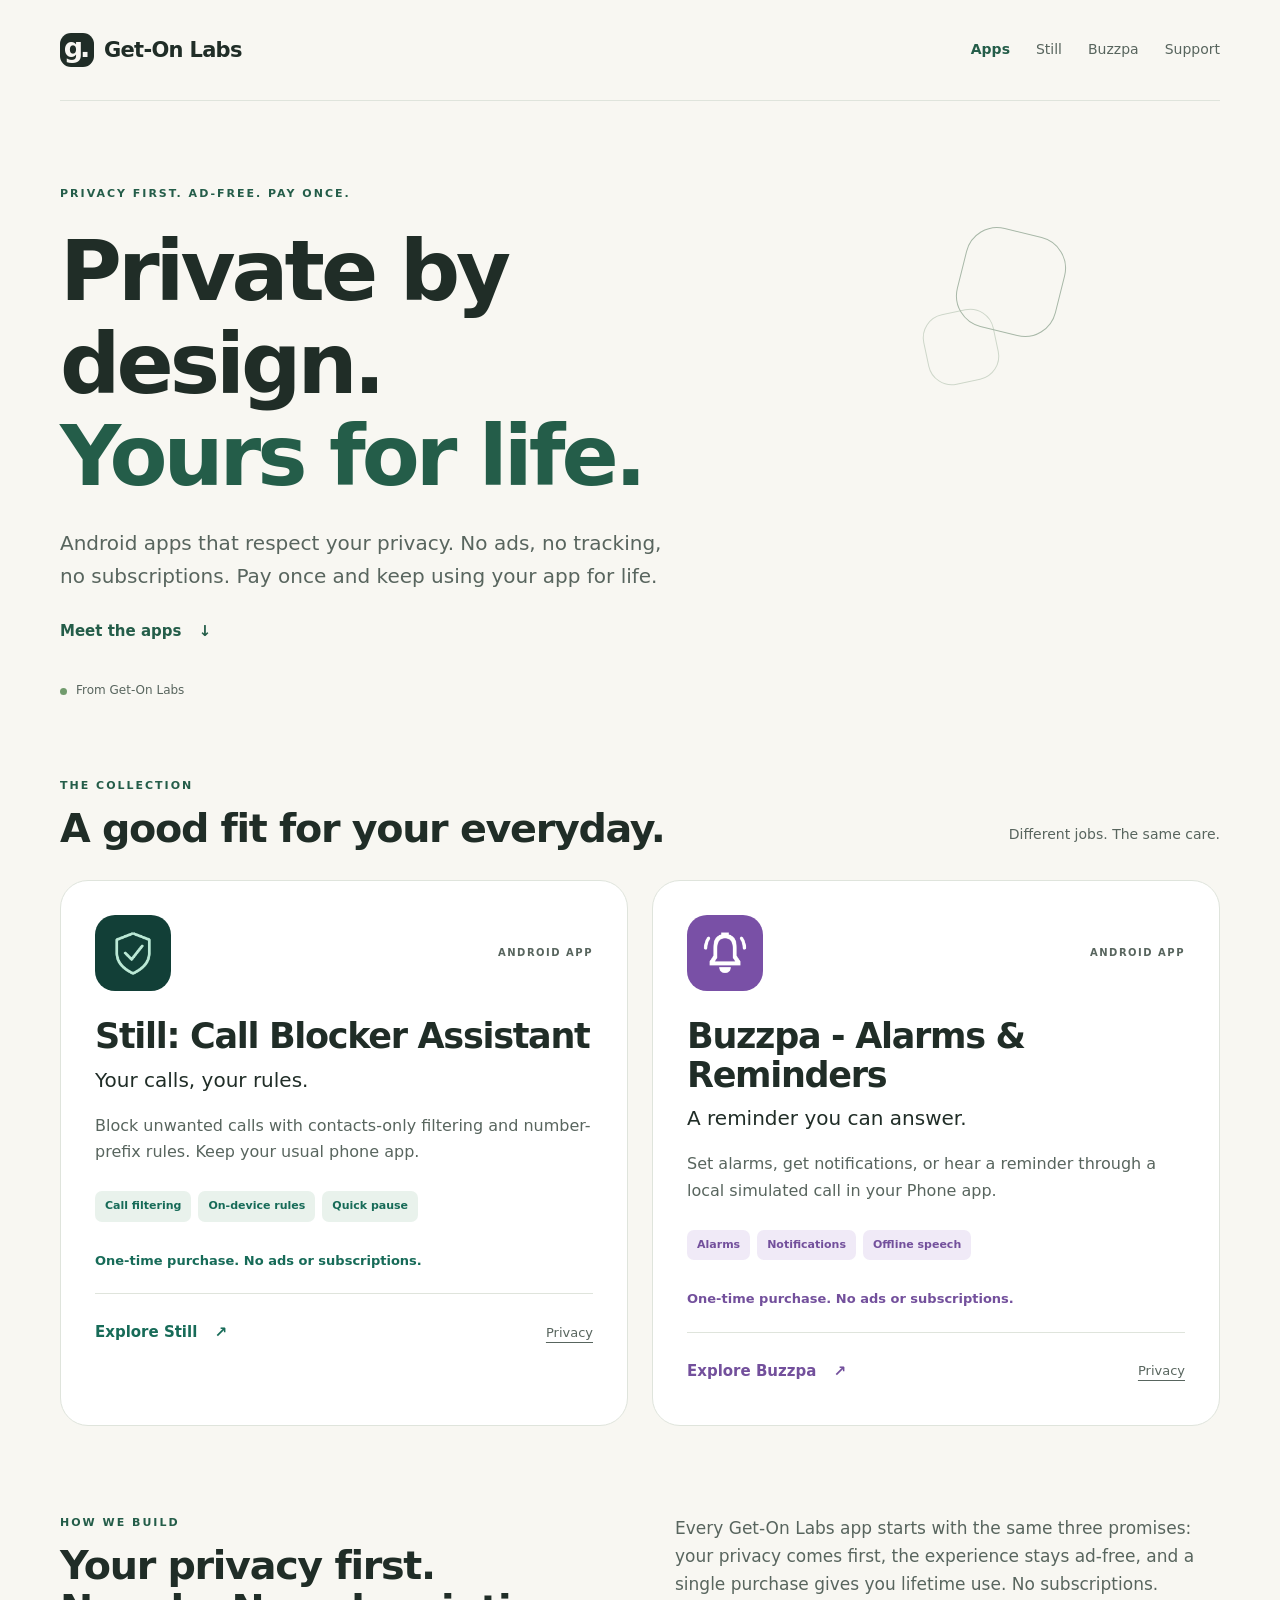
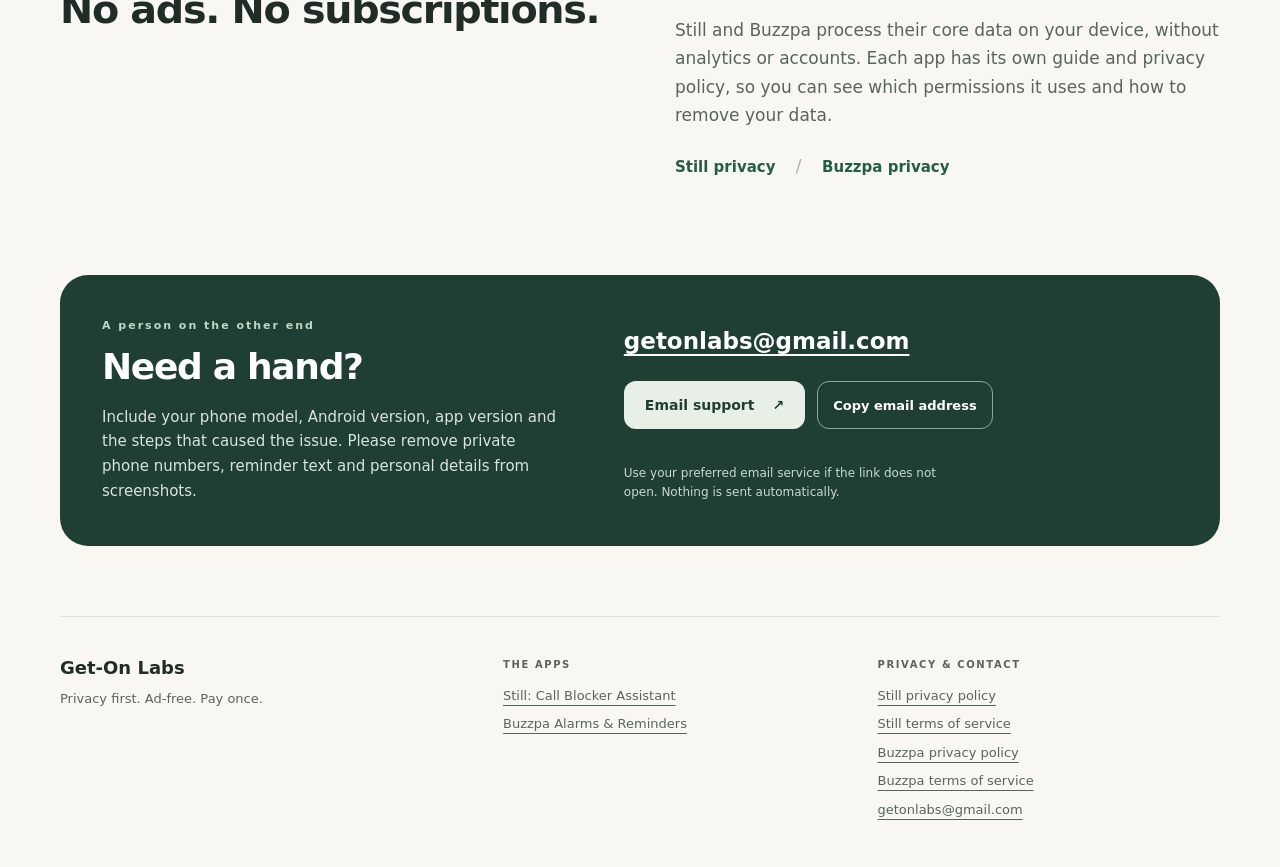
<file: index.html>
<!doctype html>
<html lang="en"><head><meta charset="utf-8"><meta name="viewport" content="width=device-width,initial-scale=1">
<title>Get-On Labs | Private, Ad-Free Android Apps</title><meta name="description" content="Privacy-first Android apps from Get-On Labs: Still Call Blocker Assistant and Buzzpa Alarms &amp; Reminders. No ads or subscriptions. Pay once for lifetime use."><link rel="canonical" href="https://folvi.dpdns.org/"><meta property="og:type" content="website"><meta property="og:site_name" content="Get-On Labs"><meta property="og:title" content="Get-On Labs | Private, Ad-Free Android Apps"><meta property="og:description" content="Privacy-first Android apps from Get-On Labs: Still Call Blocker Assistant and Buzzpa Alarms &amp; Reminders. No ads or subscriptions. Pay once for lifetime use."><meta property="og:url" content="https://folvi.dpdns.org/"><meta property="og:image" content="https://folvi.dpdns.org/assets/og-get-on-labs.png"><meta property="og:image:type" content="image/png"><meta property="og:image:width" content="1200"><meta property="og:image:height" content="630"><meta property="og:image:alt" content="Get-On Labs — private, ad-free Android apps."><meta name="twitter:card" content="summary_large_image"><meta name="twitter:image" content="https://folvi.dpdns.org/assets/og-get-on-labs.png"><meta name="twitter:image:alt" content="Get-On Labs — private, ad-free Android apps."><meta name="twitter:title" content="Get-On Labs | Private, Ad-Free Android Apps"><meta name="twitter:description" content="Privacy-first Android apps from Get-On Labs: Still Call Blocker Assistant and Buzzpa Alarms &amp; Reminders. No ads or subscriptions. Pay once for lifetime use."><meta name="robots" content="max-image-preview:large"><meta name="theme-color" content="#f8f7f2">
<link rel="icon" href="/assets/labs-mark.svg" type="image/svg+xml"><link rel="stylesheet" href="/assets/portfolio.css">
<script type="application/ld+json">{"@context":"https://schema.org","@graph":[{"@type":"Organization","@id":"https://folvi.dpdns.org/#organization","name":"Get-On Labs","url":"https://folvi.dpdns.org/","email":"getonlabs@gmail.com","logo":"https://folvi.dpdns.org/assets/labs-mark.svg","sameAs":"https://play.google.com/store/apps/developer?id=Get-On+Labs"},{"@type":"WebSite","@id":"https://folvi.dpdns.org/#website","name":"Get-On Labs","url":"https://folvi.dpdns.org/","publisher":{"@id":"https://folvi.dpdns.org/#organization"}},{"@type":"ItemList","@id":"https://folvi.dpdns.org/#apps","name":"Get-On Labs Android apps","itemListElement":[{"@type":"ListItem","position":1,"name":"Still: Call Blocker Assistant","url":"https://folvi.dpdns.org/still/"},{"@type":"ListItem","position":2,"name":"Buzzpa - Alarms & Reminders","url":"https://folvi.dpdns.org/buzzpa/"}]},{"@type":"ImageObject","@id":"https://folvi.dpdns.org/#primaryimage","url":"https://folvi.dpdns.org/assets/og-get-on-labs.png","contentUrl":"https://folvi.dpdns.org/assets/og-get-on-labs.png","width":1200,"height":630},{"@type":"WebPage","@id":"https://folvi.dpdns.org/#webpage","url":"https://folvi.dpdns.org/","name":"Get-On Labs","isPartOf":{"@id":"https://folvi.dpdns.org/#website"},"primaryImageOfPage":{"@id":"https://folvi.dpdns.org/#primaryimage"}}]}</script><script defer src="/assets/site.js"></script><meta name="msvalidate.01" content="BEBF896809C88E1D73885594A3264F35" />
</head>
<body data-app="labs"><a class="skip" href="#main">Skip to content</a><div class="wrap">
<header class="header"><a class="brand" href="/" aria-label="Get-On Labs home"><span class="brand-mark" aria-hidden="true">g.</span>Get-On Labs</a><nav aria-label="Main navigation"><a href="/#apps" aria-current="page">Apps</a><a href="/still/">Still</a><a href="/buzzpa/">Buzzpa</a><a href="/#support">Support</a></nav></header>
<main id="main"><section class="home-hero"><div class="eyebrow">PRIVACY FIRST. AD-FREE. PAY ONCE.</div><h1>Private by design.<br><span>Yours for life.</span></h1><p class="lead">Android apps that respect your privacy. No ads, no tracking, no subscriptions. Pay once and keep using your app for life.</p><a class="text-link" href="#apps">Meet the apps <span aria-hidden="true">↓</span></a><div class="hero-note"><span class="dot" aria-hidden="true"></span>From Get-On Labs</div></section>
<section class="apps-section" id="apps" aria-labelledby="apps-title"><div class="section-heading"><div><span class="eyebrow">THE COLLECTION</span><h2 id="apps-title">A good fit for your everyday.</h2></div><p>Different jobs. The same care.</p></div><div class="app-grid"><article class="app-card still"><div class="app-card-top"><img src="/assets/still-icon.png" width="76" height="76" alt="Still Call Blocker Assistant app icon"><span class="app-platform">ANDROID APP</span></div><h3>Still: Call Blocker Assistant</h3><p class="app-subtitle">Your calls, your rules.</p><p>Block unwanted calls with contacts-only filtering and number-prefix rules. Keep your usual phone app.</p><ul class="tags" aria-label="Features"><li>Call filtering</li><li>On-device rules</li><li>Quick pause</li></ul><p class="purchase-note">One-time purchase. No ads or subscriptions.</p><div class="app-card-links"><a class="text-link" href="/still/">Explore Still <span aria-hidden="true">↗</span></a><a href="/still/privacy-policy.html">Privacy</a></div></article><article class="app-card buzzpa"><div class="app-card-top"><img src="/assets/buzzpa-icon.png" width="76" height="76" alt="Buzzpa Alarms and Reminders app icon"><span class="app-platform">ANDROID APP</span></div><h3>Buzzpa - Alarms &amp; Reminders</h3><p class="app-subtitle">A reminder you can answer.</p><p>Set alarms, get notifications, or hear a reminder through a local simulated call in your Phone app.</p><ul class="tags" aria-label="Features"><li>Alarms</li><li>Notifications</li><li>Offline speech</li></ul><p class="purchase-note">One-time purchase. No ads or subscriptions.</p><div class="app-card-links"><a class="text-link" href="/buzzpa/">Explore Buzzpa <span aria-hidden="true">↗</span></a><a href="/buzzpa/privacy-policy.html">Privacy</a></div></article></div></section><section class="about" id="about"><div><span class="eyebrow">HOW WE BUILD</span><h2>Your privacy first.<br>No ads. No subscriptions.</h2></div><div><p>Every Get-On Labs app starts with the same three promises: your privacy comes first, the experience stays ad-free, and a single purchase gives you lifetime use. No subscriptions.</p><p>Still and Buzzpa process their core data on your device, without analytics or accounts. Each app has its own guide and privacy policy, so you can see which permissions it uses and how to remove your data.</p><a class="text-link" href="/still/privacy-policy.html">Still privacy</a><span class="link-divider" aria-hidden="true"> / </span><a class="text-link" href="/buzzpa/privacy-policy.html">Buzzpa privacy</a></div></section><section class="support" id="support" aria-labelledby="support-title"><div><span class="eyebrow">A person on the other end</span><h2 id="support-title">Need a hand?</h2><p>Include your phone model, Android version, app version and the steps that caused the issue. Please remove private phone numbers, reminder text and personal details from screenshots.</p></div><div class="support-contact"><a class="email" href="mailto:getonlabs@gmail.com?subject=Get-On%20Labs%20support">getonlabs@gmail.com</a><div class="actions"><a class="button light" href="mailto:getonlabs@gmail.com?subject=Get-On%20Labs%20support">Email support <span aria-hidden="true">↗</span></a><button class="button ghost" type="button" data-copy-email>Copy email address</button></div><p class="email-status" role="status" aria-live="polite"></p><small>Use your preferred email service if the link does not open. Nothing is sent automatically.</small></div></section></main>
<footer class="footer"><div><a class="footer-brand" href="/">Get-On Labs</a><p>Privacy first. Ad-free. Pay once.</p></div><div><span class="footer-label">THE APPS</span><a href="/still/">Still: Call Blocker Assistant</a><a href="/buzzpa/">Buzzpa Alarms &amp; Reminders</a></div><div><span class="footer-label">PRIVACY &amp; CONTACT</span><a href="/still/privacy-policy.html">Still privacy policy</a><a href="/still/terms-of-service.html">Still terms of service</a><a href="/buzzpa/privacy-policy.html">Buzzpa privacy policy</a><a href="/buzzpa/terms-of-service.html">Buzzpa terms of service</a><a href="mailto:getonlabs@gmail.com">getonlabs@gmail.com</a></div></footer>
</div></body></html>
</file>
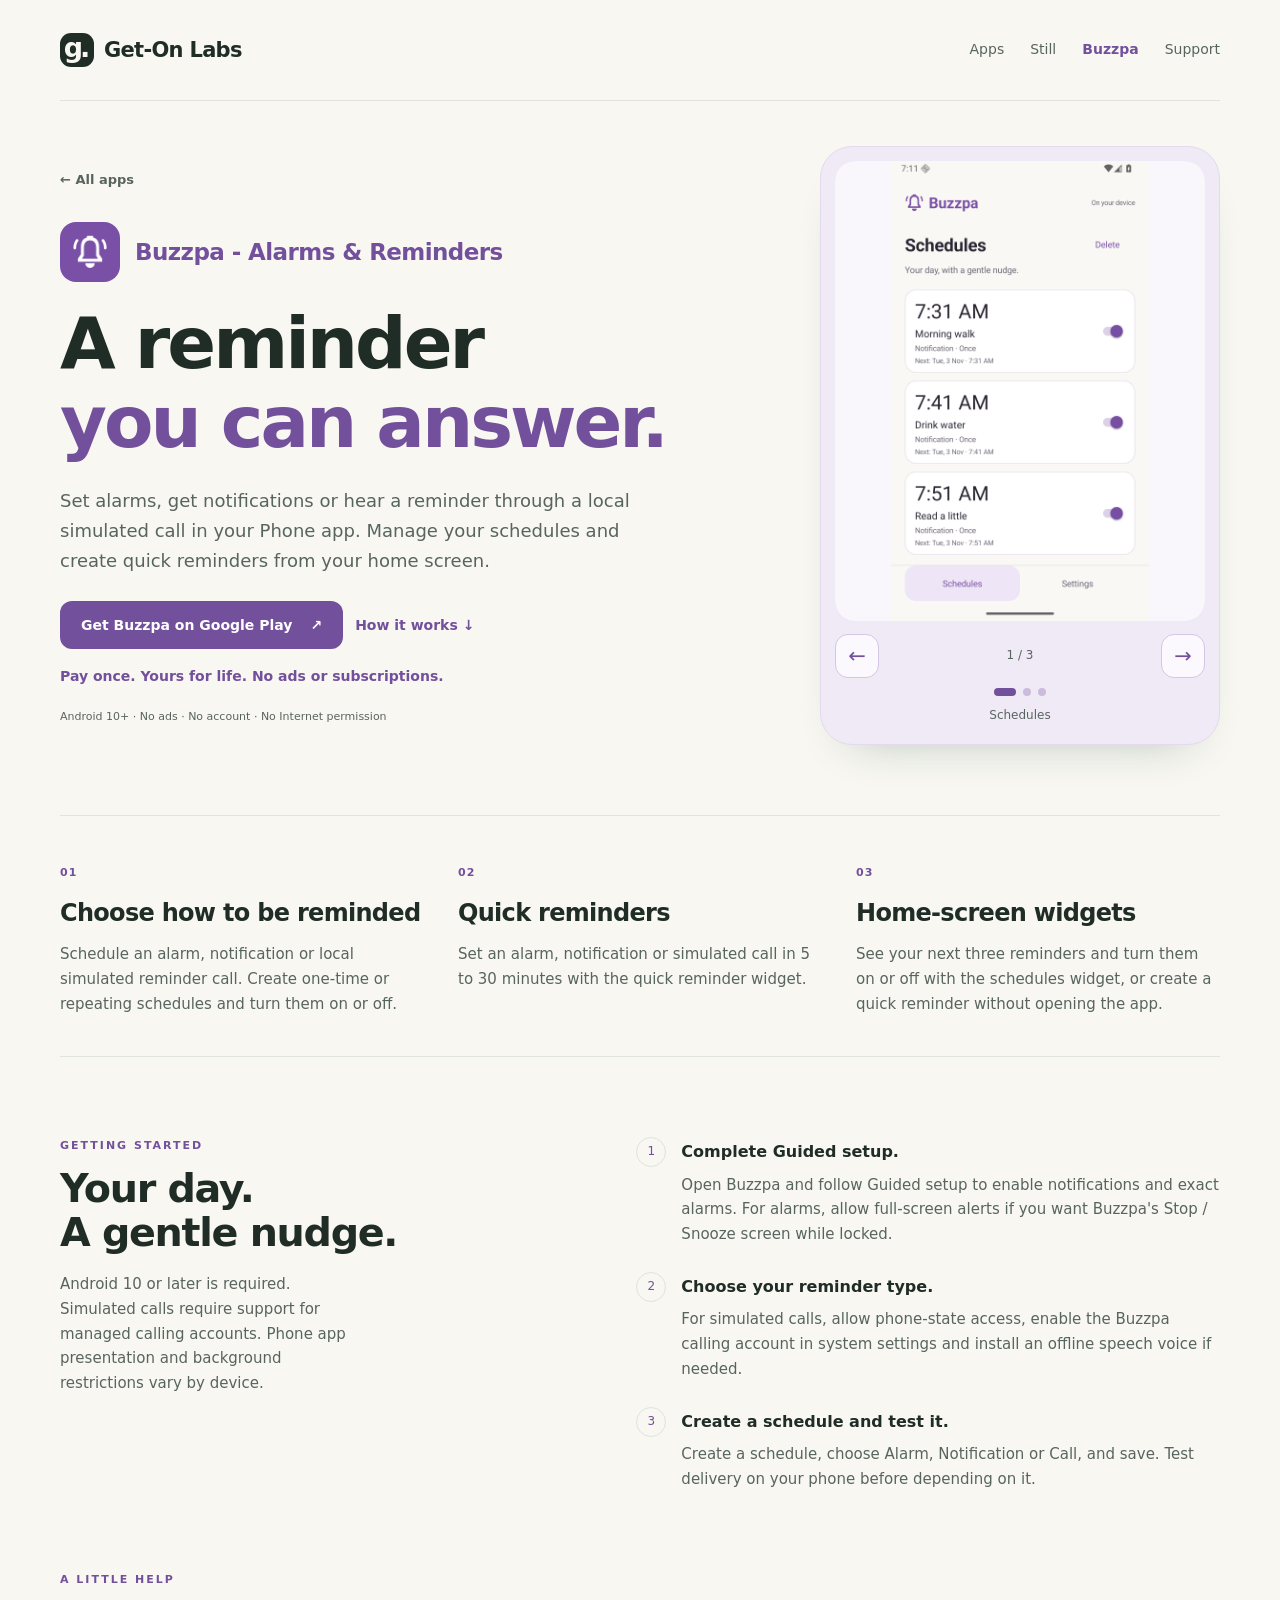
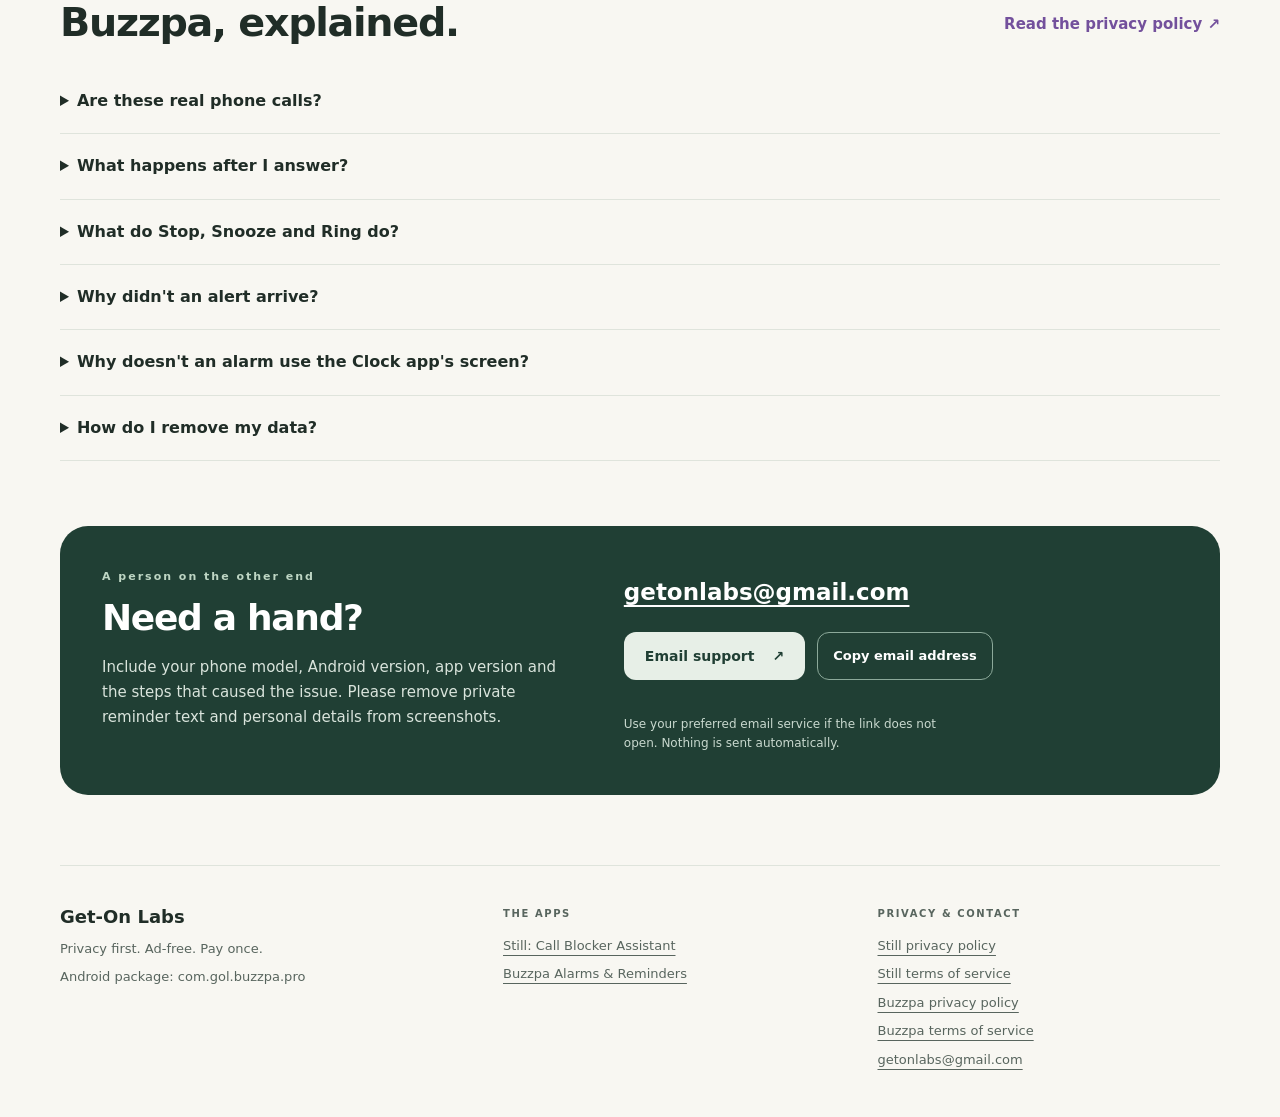
<file: buzzpa/index.html>
<!doctype html>
<html lang="en"><head><meta charset="utf-8"><meta name="viewport" content="width=device-width,initial-scale=1"><title>Buzzpa - Alarms &amp; Reminders for Android | Get-On Labs</title><meta name="description" content="Set alarms, notifications and simulated offline reminder calls with Buzzpa for Android. Schedule reminders and use home-screen widgets without ads or accounts."><link rel="canonical" href="https://folvi.dpdns.org/buzzpa/"><meta property="og:type" content="website"><meta property="og:site_name" content="Get-On Labs"><meta property="og:title" content="Buzzpa - Alarms &amp; Reminders for Android | Get-On Labs"><meta property="og:description" content="Set alarms, notifications and simulated offline reminder calls with Buzzpa for Android. Schedule reminders and use home-screen widgets without ads or accounts."><meta property="og:url" content="https://folvi.dpdns.org/buzzpa/"><meta property="og:image" content="https://folvi.dpdns.org/assets/og-buzzpa.png"><meta property="og:image:type" content="image/png"><meta property="og:image:width" content="1200"><meta property="og:image:height" content="630"><meta property="og:image:alt" content="Buzzpa — alarms and reminders with an app screenshot."><meta name="twitter:card" content="summary_large_image"><meta name="twitter:image" content="https://folvi.dpdns.org/assets/og-buzzpa.png"><meta name="twitter:image:alt" content="Buzzpa — alarms and reminders with an app screenshot."><meta name="twitter:title" content="Buzzpa - Alarms &amp; Reminders for Android | Get-On Labs"><meta name="twitter:description" content="Set alarms, notifications and simulated offline reminder calls with Buzzpa for Android. Schedule reminders and use home-screen widgets without ads or accounts."><link rel="icon" href="/assets/buzzpa-icon.png"><link rel="stylesheet" href="/assets/portfolio.css"><script type="application/ld+json">{"@context":"https://schema.org","@graph":[{"@type":"Organization","@id":"https://folvi.dpdns.org/#organization","name":"Get-On Labs","url":"https://folvi.dpdns.org/","email":"getonlabs@gmail.com","logo":"https://folvi.dpdns.org/assets/labs-mark.svg","sameAs":"https://play.google.com/store/apps/developer?id=Get-On+Labs"},{"@type":"MobileApplication","@id":"https://folvi.dpdns.org/buzzpa/#app","name":"Buzzpa - Alarms & Reminders","alternateName":["Buzzpa","Buzzpa Alarms & Reminders"],"url":"https://folvi.dpdns.org/buzzpa/","sameAs":"https://play.google.com/store/apps/details?id=com.gol.buzzpa.pro","installUrl":"https://play.google.com/store/apps/details?id=com.gol.buzzpa.pro","identifier":{"@type":"PropertyValue","propertyID":"Android package ID","value":"com.gol.buzzpa.pro"},"image":["https://folvi.dpdns.org/assets/og-buzzpa.png","https://folvi.dpdns.org/assets/buzzpa-icon.png"],"screenshot":["https://folvi.dpdns.org/assets/buzzpa-schedules-new.png","https://folvi.dpdns.org/assets/buzzpa-quick-reminder-widget.png","https://folvi.dpdns.org/assets/buzzpa-schedules-widget.png"],"operatingSystem":"Android 10 or later","applicationCategory":"UtilitiesApplication","description":"Set alarms, notifications and simulated offline reminder calls with Buzzpa for Android. Schedule reminders and use home-screen widgets without ads or accounts.","featureList":["Alarms","Notifications","Local simulated reminder calls","Offline speech","Home-screen widgets"],"isAccessibleForFree":false,"publisher":{"@id":"https://folvi.dpdns.org/#organization"}},{"@type":"ImageObject","@id":"https://folvi.dpdns.org/buzzpa/#primaryimage","url":"https://folvi.dpdns.org/assets/og-buzzpa.png","contentUrl":"https://folvi.dpdns.org/assets/og-buzzpa.png","width":1200,"height":630},{"@type":"WebPage","@id":"https://folvi.dpdns.org/buzzpa/#webpage","url":"https://folvi.dpdns.org/buzzpa/","name":"Buzzpa - Alarms & Reminders","isPartOf":{"@id":"https://folvi.dpdns.org/#website"},"primaryImageOfPage":{"@id":"https://folvi.dpdns.org/buzzpa/#primaryimage"},"mainEntity":{"@id":"https://folvi.dpdns.org/buzzpa/#app"}}]}</script><meta name="robots" content="max-image-preview:large"><meta name="theme-color" content="#f8f7f2"><script defer src="/assets/site.js"></script></head>
<body data-app="buzzpa"><a class="skip" href="#main">Skip to content</a><div class="wrap">
<header class="header"><a class="brand" href="/" aria-label="Get-On Labs home"><span class="brand-mark" aria-hidden="true">g.</span>Get-On Labs</a><nav aria-label="Main navigation"><a href="/#apps">Apps</a><a href="/still/">Still</a><a href="/buzzpa/" aria-current="page">Buzzpa</a><a href="/#support">Support</a></nav></header>
<main id="main"><section class="app-hero"><div><a class="back-link" href="/#apps">← All apps</a><div class="app-identity"><img src="/assets/buzzpa-icon.png" width="60" height="60" alt="Buzzpa Alarms and Reminders app icon"><span class="app-name">Buzzpa - Alarms &amp; Reminders</span></div><h1>A reminder<br><span>you can answer.</span></h1><p class="lead">Set alarms, get notifications or hear a reminder through a local simulated call in your Phone app. Manage your schedules and create quick reminders from your home screen.</p><div class="actions"><a class="button" href="https://play.google.com/store/apps/details?id=com.gol.buzzpa.pro">Get Buzzpa on Google Play <span aria-hidden="true">↗</span></a><a class="plain-action" href="#getting-started">How it works ↓</a></div><p class="purchase-note">Pay once. Yours for life. No ads or subscriptions.</p><p class="fine-print">Android 10+ · No ads · No account · No Internet permission</p></div><figure class="app-visual buzzpa-visual app-carousel" data-carousel aria-label="Buzzpa app screenshots"><div class="carousel-viewport" data-carousel-viewport tabindex="0"><div class="carousel-track"><div class="carousel-slide" data-title="Schedules"><img src="/assets/buzzpa-schedules-new.png" width="1080" height="1920" alt="Buzzpa schedules screen showing upcoming reminders and on-off controls." fetchpriority="high"></div><div class="carousel-slide" data-title="Quick reminder widget"><img src="/assets/buzzpa-quick-reminder-widget.png" width="1080" height="1920" alt="Buzzpa quick reminder widget with alarm, notification and call options and 5 to 30 minute intervals." loading="lazy"></div><div class="carousel-slide" data-title="Schedules widget"><img src="/assets/buzzpa-schedules-widget.png" width="1080" height="1920" alt="Buzzpa home-screen schedules widget showing the next three reminders with on-off controls." loading="lazy"></div></div></div><div class="carousel-controls"><button class="carousel-arrow" type="button" data-carousel-prev aria-label="Previous screenshot">←</button><div class="carousel-position" aria-live="polite"><span data-carousel-current>1</span> / 3</div><button class="carousel-arrow" type="button" data-carousel-next aria-label="Next screenshot">→</button></div><div class="carousel-dots" aria-label="Choose a Buzzpa screenshot"><button type="button" data-carousel-dot="0" aria-label="Show schedules" aria-current="true"></button><button type="button" data-carousel-dot="1" aria-label="Show quick reminder widget"></button><button type="button" data-carousel-dot="2" aria-label="Show schedules widget"></button></div><figcaption data-carousel-caption>Schedules</figcaption></figure></section>
<section class="feature-grid" aria-label="Buzzpa features"><article><span class="feature-number">01</span><h2>Choose how to be reminded</h2><p>Schedule an alarm, notification or local simulated reminder call. Create one-time or repeating schedules and turn them on or off.</p></article><article><span class="feature-number">02</span><h2>Quick reminders</h2><p>Set an alarm, notification or simulated call in 5 to 30 minutes with the quick reminder widget.</p></article><article><span class="feature-number">03</span><h2>Home-screen widgets</h2><p>See your next three reminders and turn them on or off with the schedules widget, or create a quick reminder without opening the app.</p></article></section>
<section class="guide" id="getting-started"><div><span class="eyebrow">GETTING STARTED</span><h2>Your day.<br>A gentle nudge.</h2><p>Android 10 or later is required. Simulated calls require support for managed calling accounts. Phone app presentation and background restrictions vary by device.</p></div><ol class="steps"><li><strong>Complete Guided setup.</strong><p>Open Buzzpa and follow Guided setup to enable notifications and exact alarms. For alarms, allow full-screen alerts if you want Buzzpa's Stop / Snooze screen while locked.</p></li><li><strong>Choose your reminder type.</strong><p>For simulated calls, allow phone-state access, enable the Buzzpa calling account in system settings and install an offline speech voice if needed.</p></li><li><strong>Create a schedule and test it.</strong><p>Create a schedule, choose Alarm, Notification or Call, and save. Test delivery on your phone before depending on it.</p></li></ol></section>
<section class="faq-section"><div class="section-heading"><div><span class="eyebrow">A LITTLE HELP</span><h2>Buzzpa, explained.</h2></div><a class="text-link" href="/buzzpa/privacy-policy.html">Read the privacy policy ↗</a></div><details><summary>Are these real phone calls?</summary><p>No. Buzzpa creates local reminder simulations through Android Telecom. Your installed Phone app supplies the call screen. No telephone network, recipient, caller number or call charge is involved. Your Phone app may record the simulation in Recents and may show Unknown.</p></details>
<details><summary>What happens after I answer?</summary><p>Speech starts after a one-second pause when Android reports the earpiece route. It pauses on speaker or Bluetooth. Answered calls stay connected for at least 30 seconds or until longer speech finishes, unless you hang up or an error/interruption ends the call.</p></details>
<details><summary>What do Stop, Snooze and Ring do?</summary><p>Stop cancels this occurrence, keeping future repeats. Snooze postpones it. Ring replaces it with a simulated call after the Ring delay in Settings, five minutes by default. Dismissing the heads-up notification leaves the schedule intact.</p></details>
<details><summary>Why didn't an alert arrive?</summary><p>Check Guided setup, notification channels, exact-alarm access, Do Not Disturb, volume and your phone's background/battery restrictions. Force-stop prevents delivery until Buzzpa is reopened. After interruptions, alerts more than two minutes late become notifications. Simulated calls are skipped while another call is active; check the fallback notification.</p></details>
<details><summary>Why doesn't an alarm use the Clock app's screen?</summary><p>Buzzpa uses its own coordinated Stop / Snooze alarm screen. Full-screen permission enables that screen while locked; Android may show a banner while the phone is in use. The native Phone app remains responsible for simulated-call screens.</p></details>
<details><summary>How do I remove my data?</summary><p>Delete schedules in Buzzpa. To remove all Buzzpa data, clear its storage in Android Settings or uninstall it. Phone app Recents entries are managed separately: delete those in your Phone app.</p></details></section>
<section class="support" id="support" aria-labelledby="support-title"><div><span class="eyebrow">A person on the other end</span><h2 id="support-title">Need a hand?</h2><p>Include your phone model, Android version, app version and the steps that caused the issue. Please remove private reminder text and personal details from screenshots.</p></div><div class="support-contact"><a class="email" href="mailto:getonlabs@gmail.com?subject=Buzzpa%20support">getonlabs@gmail.com</a><div class="actions"><a class="button light" href="mailto:getonlabs@gmail.com?subject=Buzzpa%20support">Email support <span aria-hidden="true">↗</span></a><button class="button ghost" type="button" data-copy-email>Copy email address</button></div><p class="email-status" role="status" aria-live="polite"></p><small>Use your preferred email service if the link does not open. Nothing is sent automatically.</small></div></section></main>
<footer class="footer"><div><a class="footer-brand" href="/">Get-On Labs</a><p>Privacy first. Ad-free. Pay once.</p><p>Android package: com.gol.buzzpa.pro</p></div><div><span class="footer-label">THE APPS</span><a href="/still/">Still: Call Blocker Assistant</a><a href="/buzzpa/">Buzzpa Alarms &amp; Reminders</a></div><div><span class="footer-label">PRIVACY &amp; CONTACT</span><a href="/still/privacy-policy.html">Still privacy policy</a><a href="/still/terms-of-service.html">Still terms of service</a><a href="/buzzpa/privacy-policy.html">Buzzpa privacy policy</a><a href="/buzzpa/terms-of-service.html">Buzzpa terms of service</a><a href="mailto:getonlabs@gmail.com">getonlabs@gmail.com</a></div></footer>
</div></body></html>
</file>
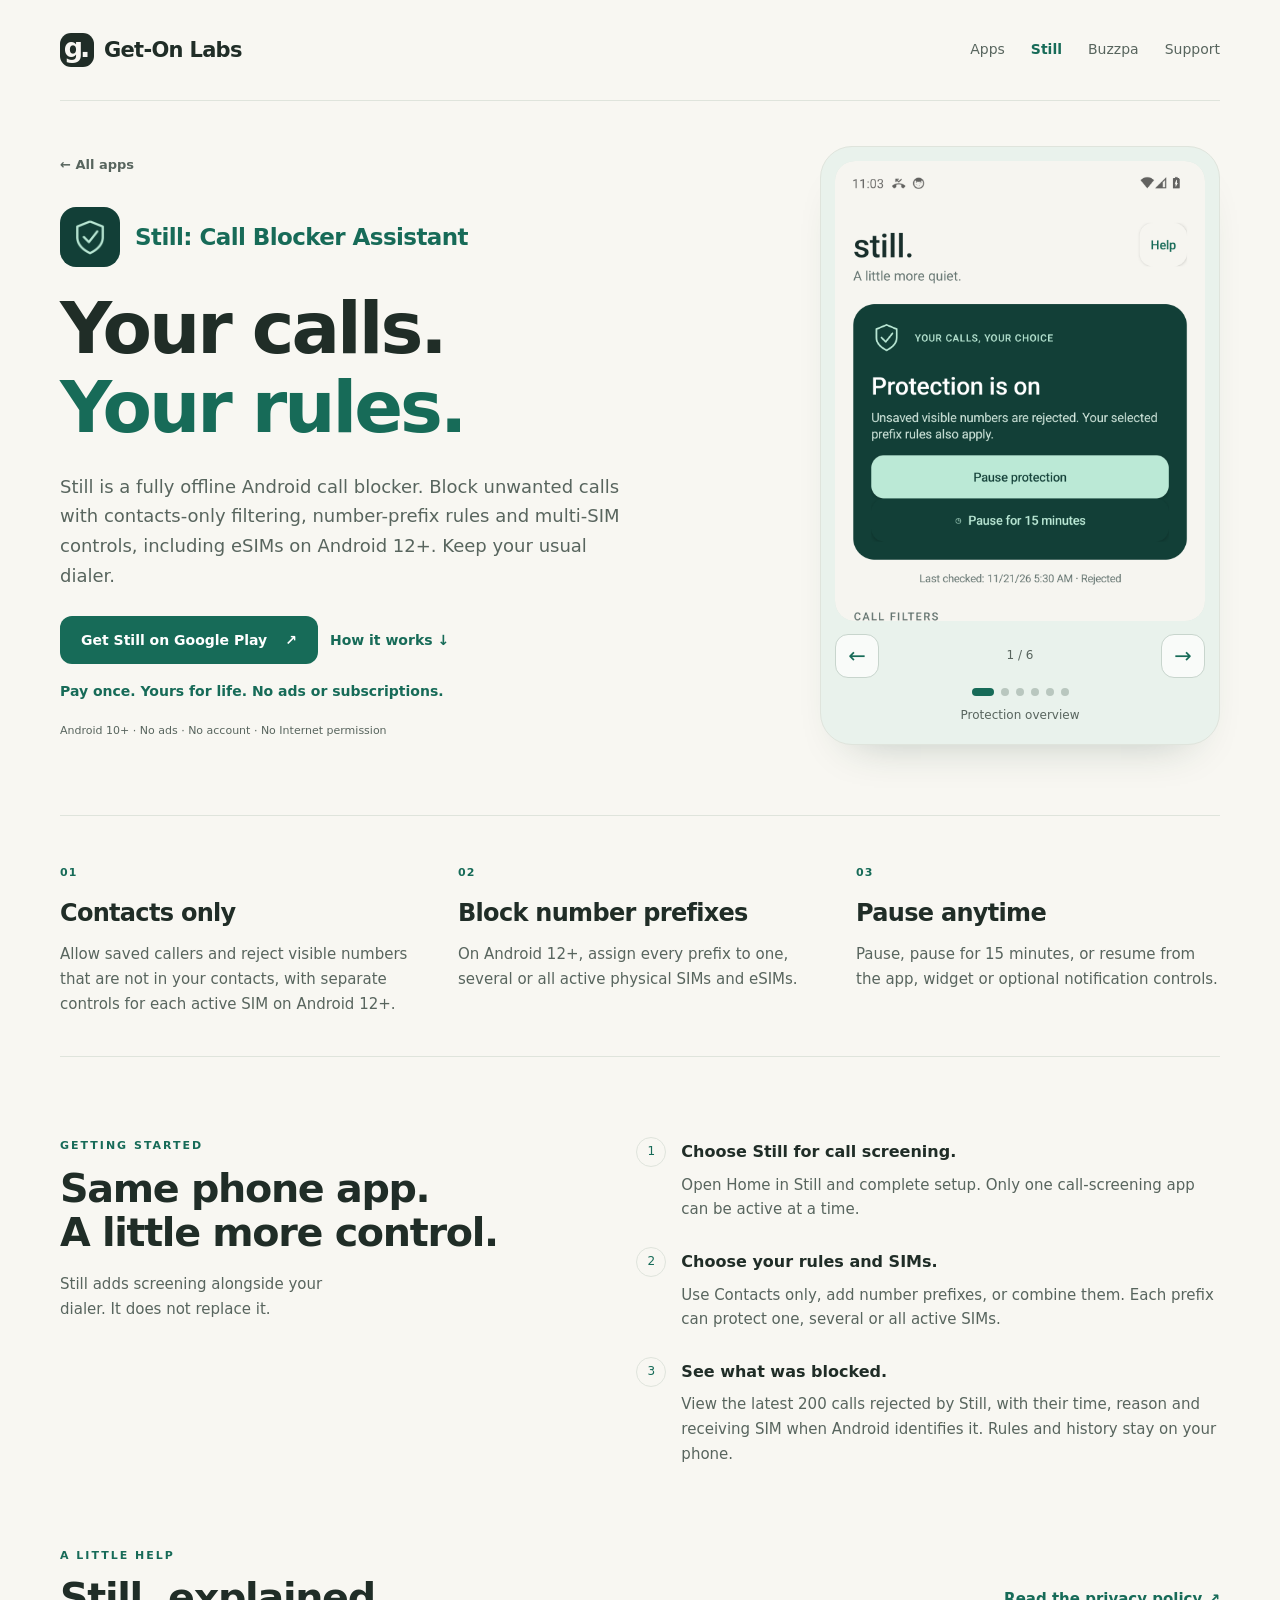
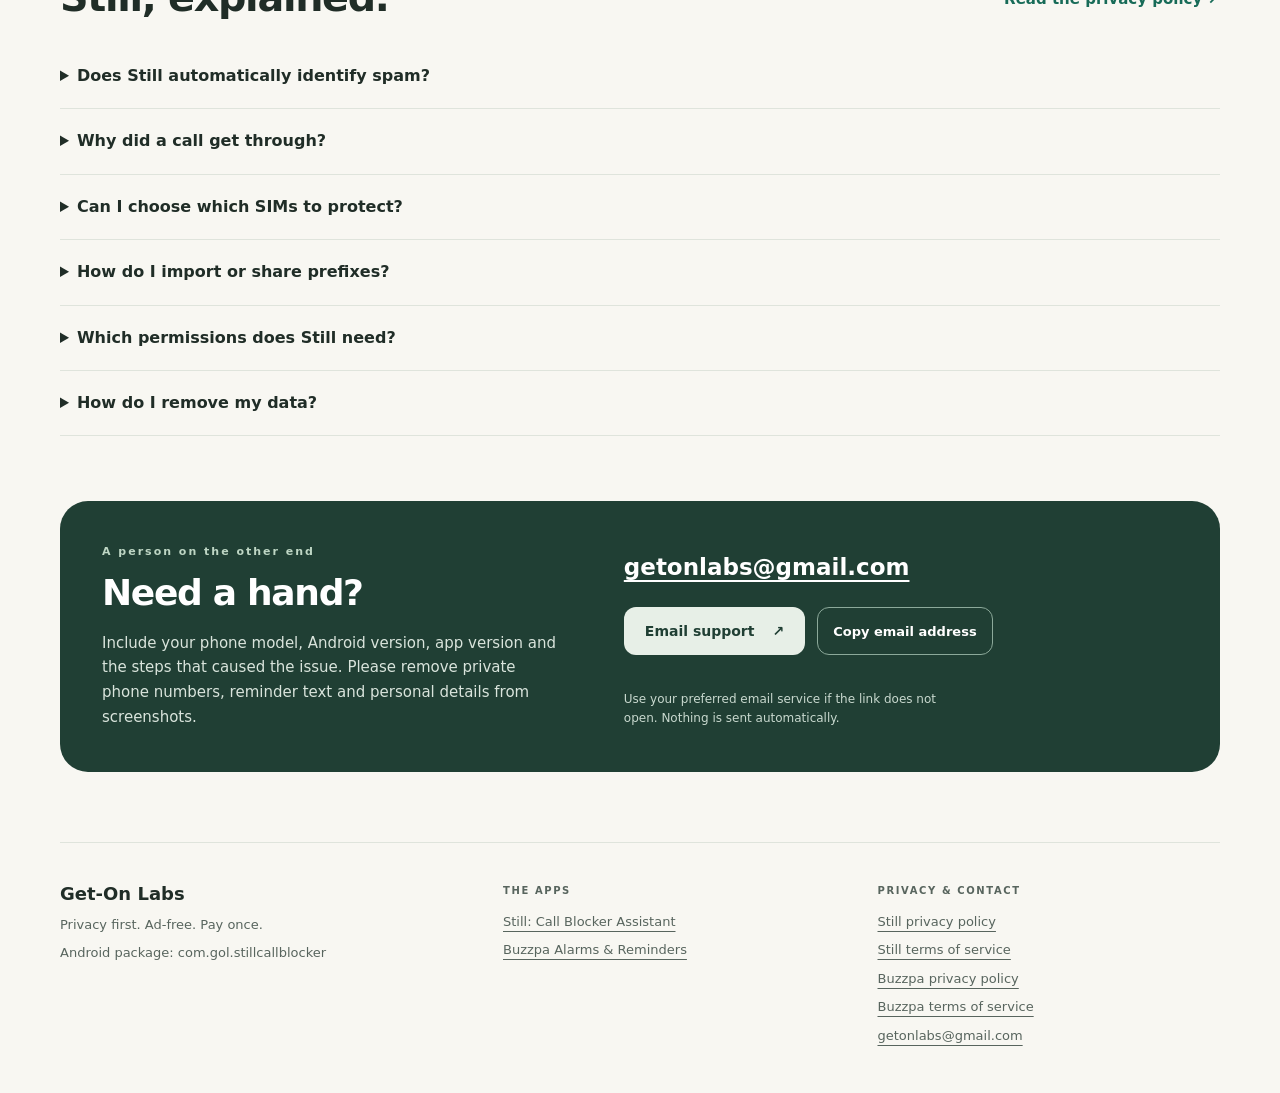
<file: still/index.html>
<!doctype html>
<html lang="en"><head><meta charset="utf-8"><meta name="viewport" content="width=device-width,initial-scale=1">
<title>Still: Call Blocker Assistant – Offline Android Call Blocker</title><meta name="description" content="Block unwanted calls with Still, an offline Android call blocker with contacts-only filtering, number-prefix rules and multi-SIM controls. No ads or accounts."><link rel="canonical" href="https://folvi.dpdns.org/still/"><meta property="og:type" content="website"><meta property="og:site_name" content="Get-On Labs"><meta property="og:title" content="Still: Call Blocker Assistant – Offline Android Call Blocker"><meta property="og:description" content="Block unwanted calls with Still, an offline Android call blocker with contacts-only filtering, number-prefix rules and multi-SIM controls. No ads or accounts."><meta property="og:url" content="https://folvi.dpdns.org/still/"><meta property="og:image" content="https://folvi.dpdns.org/assets/og-still.png"><meta property="og:image:type" content="image/png"><meta property="og:image:width" content="1200"><meta property="og:image:height" content="630"><meta property="og:image:alt" content="Still: Call Blocker Assistant — your calls, your rules."><meta name="twitter:card" content="summary_large_image"><meta name="twitter:image" content="https://folvi.dpdns.org/assets/og-still.png"><meta name="twitter:image:alt" content="Still: Call Blocker Assistant — your calls, your rules."><meta name="twitter:title" content="Still: Call Blocker Assistant – Offline Android Call Blocker"><meta name="twitter:description" content="Block unwanted calls with Still, an offline Android call blocker with contacts-only filtering, number-prefix rules and multi-SIM controls. No ads or accounts."><meta name="robots" content="max-image-preview:large"><meta name="theme-color" content="#f8f7f2">
<link rel="icon" href="/assets/labs-mark.svg" type="image/svg+xml"><link rel="stylesheet" href="/assets/portfolio.css">
<script type="application/ld+json">{"@context":"https://schema.org","@graph":[{"@type":"Organization","@id":"https://folvi.dpdns.org/#organization","name":"Get-On Labs","url":"https://folvi.dpdns.org/","email":"getonlabs@gmail.com","logo":"https://folvi.dpdns.org/assets/labs-mark.svg","sameAs":"https://play.google.com/store/apps/developer?id=Get-On+Labs"},{"@type":"MobileApplication","@id":"https://folvi.dpdns.org/still/#app","name":"Still: Call Blocker Assistant","alternateName":["Still Call Blocker","Still"],"url":"https://folvi.dpdns.org/still/","sameAs":"https://play.google.com/store/apps/details?id=com.gol.stillcallblocker","installUrl":"https://play.google.com/store/apps/details?id=com.gol.stillcallblocker","identifier":{"@type":"PropertyValue","propertyID":"Android package ID","value":"com.gol.stillcallblocker"},"image":["https://folvi.dpdns.org/assets/og-still.png","https://folvi.dpdns.org/assets/still-icon.png"],"screenshot":["https://folvi.dpdns.org/assets/still-screenshots/01-protection.png","https://folvi.dpdns.org/assets/still-screenshots/02-prefix-profiles.png","https://folvi.dpdns.org/assets/still-screenshots/03-blocked-calls.png"],"operatingSystem":"Android 10 or later","applicationCategory":"UtilitiesApplication","description":"Block unwanted calls with Still, an offline Android call blocker with contacts-only filtering, number-prefix rules and multi-SIM controls. No ads or accounts.","featureList":["Contacts-only call filtering","Number-prefix blocking","Multi-SIM and eSIM controls on Android 12 or later","On-device blocked-call history","Quick pause and home-screen widget","No Internet permission"],"isAccessibleForFree":false,"publisher":{"@id":"https://folvi.dpdns.org/#organization"}},{"@type":"ImageObject","@id":"https://folvi.dpdns.org/still/#primaryimage","url":"https://folvi.dpdns.org/assets/og-still.png","contentUrl":"https://folvi.dpdns.org/assets/og-still.png","width":1200,"height":630},{"@type":"WebPage","@id":"https://folvi.dpdns.org/still/#webpage","url":"https://folvi.dpdns.org/still/","name":"Still: Call Blocker Assistant","isPartOf":{"@id":"https://folvi.dpdns.org/#website"},"primaryImageOfPage":{"@id":"https://folvi.dpdns.org/still/#primaryimage"},"mainEntity":{"@id":"https://folvi.dpdns.org/still/#app"}}]}</script><script defer src="/assets/site.js"></script></head>
<body data-app="still"><a class="skip" href="#main">Skip to content</a><div class="wrap">
<header class="header"><a class="brand" href="/" aria-label="Get-On Labs home"><span class="brand-mark" aria-hidden="true">g.</span>Get-On Labs</a><nav aria-label="Main navigation"><a href="/#apps">Apps</a><a href="/still/" aria-current="page">Still</a><a href="/buzzpa/">Buzzpa</a><a href="/#support">Support</a></nav></header>
<main id="main"><section class="app-hero"><div><a class="back-link" href="/#apps">← All apps</a><div class="app-identity"><img src="/assets/still-icon.png" width="60" height="60" alt="Still Call Blocker Assistant app icon"><span class="app-name">Still: Call Blocker Assistant</span></div><h1>Your calls.<br><span>Your rules.</span></h1><p class="lead">Still is a fully offline Android call blocker. Block unwanted calls with contacts-only filtering, number-prefix rules and multi-SIM controls, including eSIMs on Android 12+. Keep your usual dialer.</p><div class="actions"><a class="button" href="https://play.google.com/store/apps/details?id=com.gol.stillcallblocker">Get Still on Google Play <span aria-hidden="true">↗</span></a><a class="plain-action" href="#getting-started">How it works ↓</a></div><p class="purchase-note">Pay once. Yours for life. No ads or subscriptions.</p><p class="fine-print">Android 10+ · No ads · No account · No Internet permission</p></div><figure class="app-visual still-visual app-carousel" data-carousel aria-label="Still app screenshots"><div class="carousel-viewport" data-carousel-viewport tabindex="0"><div class="carousel-track"><div class="carousel-slide" data-title="Protection overview"><img src="/assets/still-screenshots/01-protection.png" width="1080" height="2400" alt="Still protection overview with quick controls." fetchpriority="high"></div><div class="carousel-slide" data-title="Per-prefix SIM profiles"><img src="/assets/still-screenshots/02-prefix-profiles.png" width="1080" height="2400" alt="Prefix rules with individual multi-SIM assignments." loading="lazy"></div><div class="carousel-slide" data-title="Blocked-call history"><img src="/assets/still-screenshots/03-blocked-calls.png" width="1080" height="2400" alt="Blocked-call history with the receiving SIM label." loading="lazy"></div><div class="carousel-slide" data-title="Private settings"><img src="/assets/still-screenshots/04-settings.png" width="1080" height="2400" alt="Still settings with rating and privacy actions." loading="lazy"></div><div class="carousel-slide" data-title="Prefix import preview"><img src="/assets/still-screenshots/05-prefix-import.png" width="1080" height="2400" alt="Prefix import preview before saving new rules." loading="lazy"></div><div class="carousel-slide" data-title="Multi-SIM home-screen widget"><img src="/assets/still-screenshots/06-widget.png" width="1080" height="2400" alt="Still home-screen widget with separate controls for two SIMs." loading="lazy"></div></div></div><div class="carousel-controls"><button class="carousel-arrow" type="button" data-carousel-prev aria-label="Previous screenshot">←</button><div class="carousel-position" aria-live="polite"><span data-carousel-current>1</span> / 6</div><button class="carousel-arrow" type="button" data-carousel-next aria-label="Next screenshot">→</button></div><div class="carousel-dots" aria-label="Choose a Still screenshot"><button type="button" data-carousel-dot="0" aria-label="Show protection overview" aria-current="true"></button><button type="button" data-carousel-dot="1" aria-label="Show per-prefix SIM profiles"></button><button type="button" data-carousel-dot="2" aria-label="Show blocked-call history"></button><button type="button" data-carousel-dot="3" aria-label="Show settings"></button><button type="button" data-carousel-dot="4" aria-label="Show prefix import preview"></button><button type="button" data-carousel-dot="5" aria-label="Show multi-SIM widget"></button></div><figcaption data-carousel-caption>Protection overview</figcaption></figure></section>
<section class="feature-grid" aria-label="Still features"><article><span class="feature-number">01</span><h2>Contacts only</h2><p>Allow saved callers and reject visible numbers that are not in your contacts, with separate controls for each active SIM on Android 12+.</p></article><article><span class="feature-number">02</span><h2>Block number prefixes</h2><p>On Android 12+, assign every prefix to one, several or all active physical SIMs and eSIMs.</p></article><article><span class="feature-number">03</span><h2>Pause anytime</h2><p>Pause, pause for 15 minutes, or resume from the app, widget or optional notification controls.</p></article></section>
<section class="guide" id="getting-started"><div><span class="eyebrow">GETTING STARTED</span><h2>Same phone app.<br>A little more control.</h2><p>Still adds screening alongside your dialer. It does not replace it.</p></div><ol class="steps"><li><strong>Choose Still for call screening.</strong><p>Open Home in Still and complete setup. Only one call-screening app can be active at a time.</p></li><li><strong>Choose your rules and SIMs.</strong><p>Use Contacts only, add number prefixes, or combine them. Each prefix can protect one, several or all active SIMs.</p></li><li><strong>See what was blocked.</strong><p>View the latest 200 calls rejected by Still, with their time, reason and receiving SIM when Android identifies it. Rules and history stay on your phone.</p></li></ol></section>
<section class="faq-section"><div class="section-heading"><div><span class="eyebrow">A LITTLE HELP</span><h2>Still, explained.</h2></div><a class="text-link" href="/still/privacy-policy.html">Read the privacy policy ↗</a></div>
<details><summary>Does Still automatically identify spam?</summary><p>Still blocks using the contacts and prefix rules you choose. It does not look up callers in a cloud spam database. A rule can block a legitimate caller too, so choose your rules carefully.</p></details>
<details><summary>Why did a call get through?</summary><p>Check the call-screening role, pause state, Prefix mode and the matching rule. Hidden caller IDs are not evaluated. Saved contacts stay allowed unless you opt into applying prefixes to them. Failed contact lookups and screening timeouts allow the call.</p></details>
<details><summary>Can I choose which SIMs to protect?</summary><p>On Android 12+, choose one, several or all active SIMs for every prefix. Contacts-only and Prefix protection also have independent per-SIM controls in the 4 × 3 or 4 × 4 widget. Assignments remain saved if a SIM is temporarily unavailable. If Android cannot identify the receiving SIM, SIM-specific rules allow the call. New blocked-call entries show the receiving SIM when Android identifies it.</p></details>
<details><summary>How do I import or share prefixes?</summary><p>Use Import to choose a prefix JSON file, or open an attachment with Still. Review entries before saving; duplicates are skipped and existing rule switches are preserved. New entries start off unless you choose to enable them. Export shares prefixes only, with a recipient you choose.</p></details>
<details><summary>Which permissions does Still need?</summary><p>Contacts access is optional for the tester and saved-contact rules. Phone access is optional for SIM selection on Android 12+. All SIMs needs no Phone access. Notification permission is optional for the control card. Still has no Internet, SMS, storage or system call-log permission.</p></details>
<details><summary>How do I remove my data?</summary><p>Clear blocked-call history in Calls, remove prefixes in Home, or clear Still’s storage in Android Settings. Exported files must be deleted in the receiving app or folder.</p></details></section><section class="support" id="support" aria-labelledby="support-title"><div><span class="eyebrow">A person on the other end</span><h2 id="support-title">Need a hand?</h2><p>Include your phone model, Android version, app version and the steps that caused the issue. Please remove private phone numbers, reminder text and personal details from screenshots.</p></div><div class="support-contact"><a class="email" href="mailto:getonlabs@gmail.com?subject=Still%20support">getonlabs@gmail.com</a><div class="actions"><a class="button light" href="mailto:getonlabs@gmail.com?subject=Still%20support">Email support <span aria-hidden="true">↗</span></a><button class="button ghost" type="button" data-copy-email>Copy email address</button></div><p class="email-status" role="status" aria-live="polite"></p><small>Use your preferred email service if the link does not open. Nothing is sent automatically.</small></div></section></main>
<footer class="footer"><div><a class="footer-brand" href="/">Get-On Labs</a><p>Privacy first. Ad-free. Pay once.</p><p>Android package: com.gol.stillcallblocker</p></div><div><span class="footer-label">THE APPS</span><a href="/still/">Still: Call Blocker Assistant</a><a href="/buzzpa/">Buzzpa Alarms &amp; Reminders</a></div><div><span class="footer-label">PRIVACY &amp; CONTACT</span><a href="/still/privacy-policy.html">Still privacy policy</a><a href="/still/terms-of-service.html">Still terms of service</a><a href="/buzzpa/privacy-policy.html">Buzzpa privacy policy</a><a href="/buzzpa/terms-of-service.html">Buzzpa terms of service</a><a href="mailto:getonlabs@gmail.com">getonlabs@gmail.com</a></div></footer>
</div></body></html>
</file>
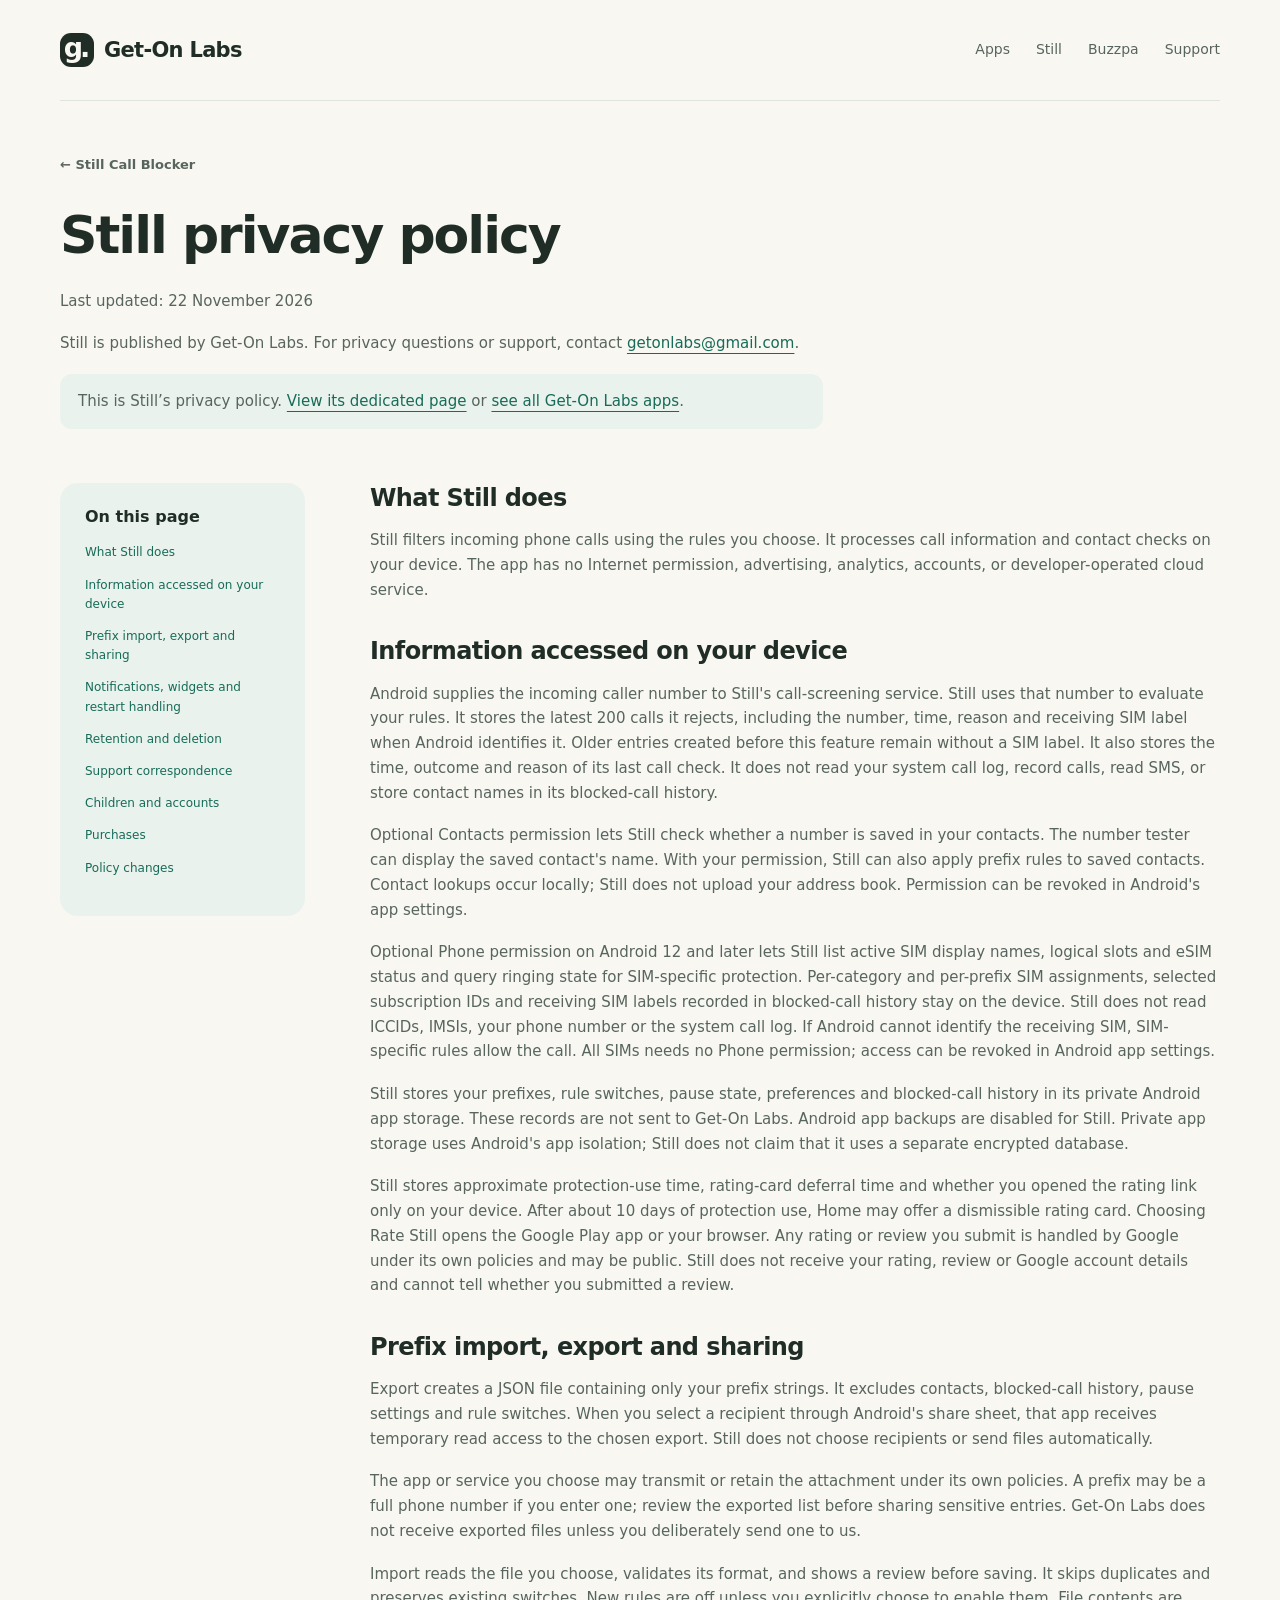
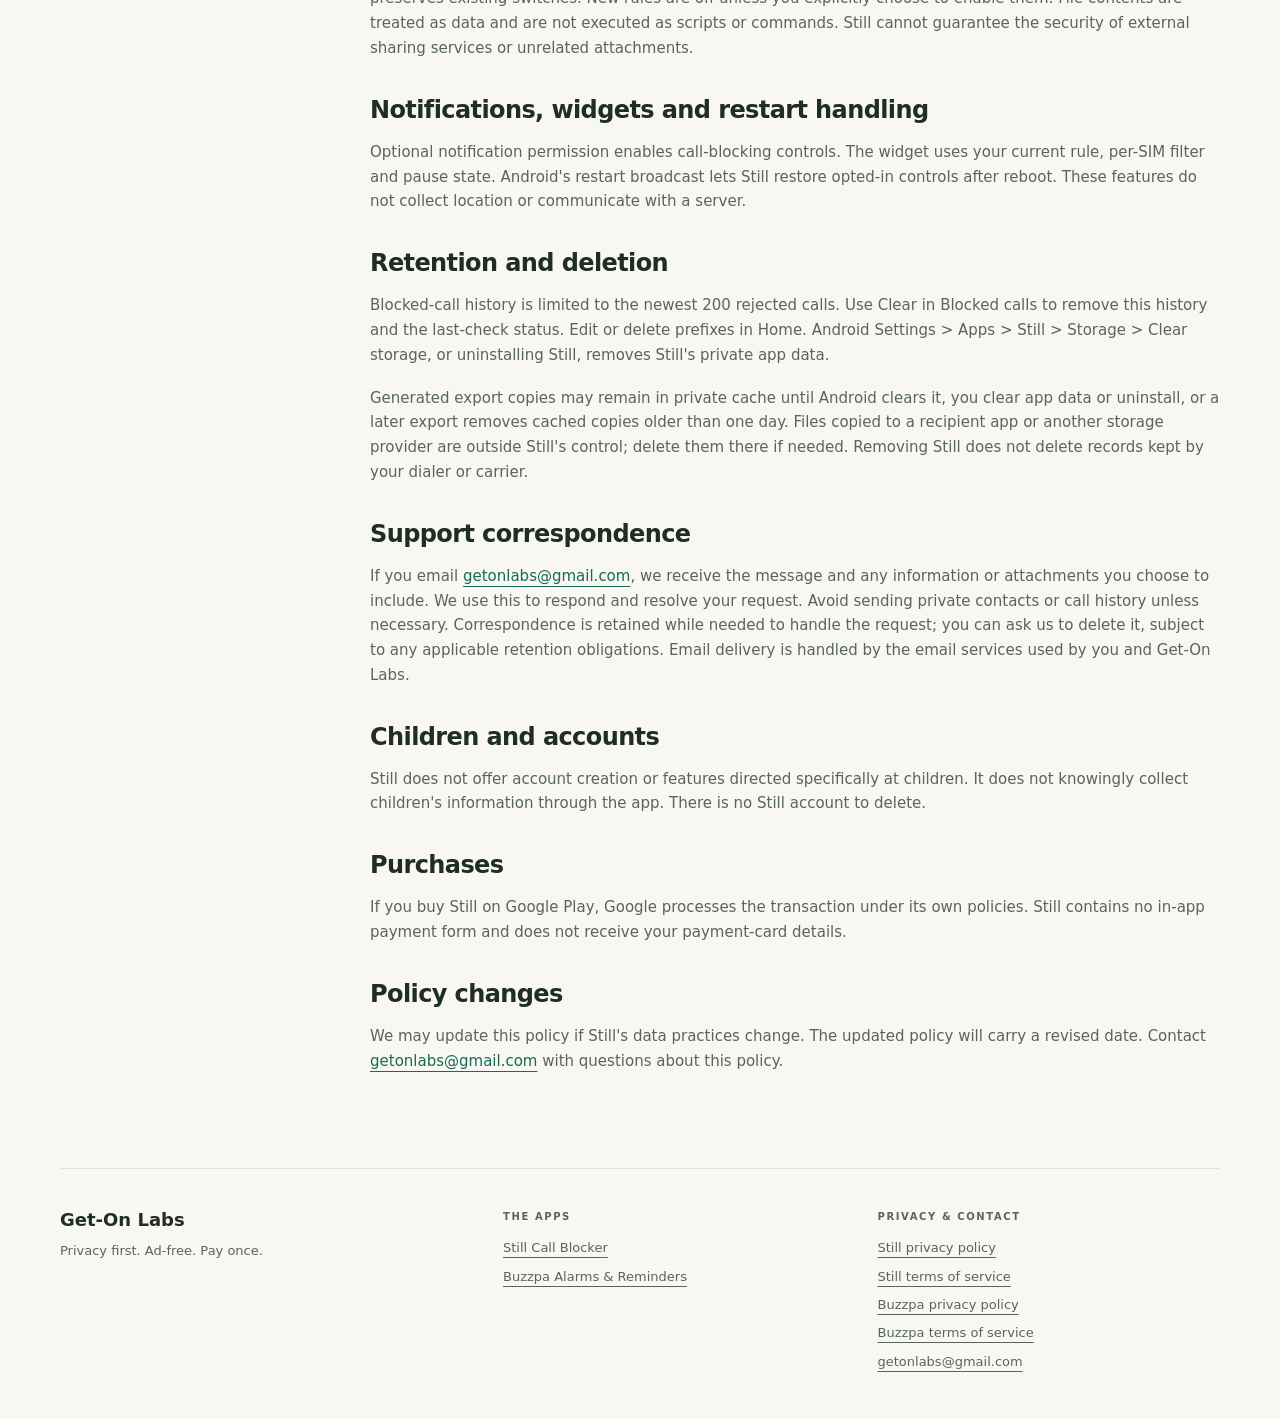
<file: privacy-policy.html>
<!doctype html>
<html lang="en"><head><meta charset="utf-8"><meta name="viewport" content="width=device-width,initial-scale=1">
<title>Still Privacy Policy | Get-On Labs</title><meta name="description" content="How Still processes caller information, optional SIM access, local rules and rating reminders."><link rel="canonical" href="https://folvi.dpdns.org/still/privacy-policy.html">
<meta property="og:type" content="website"><meta property="og:site_name" content="Get-On Labs"><meta property="og:title" content="Still Privacy Policy | Get-On Labs"><meta property="og:description" content="How Still processes caller information, optional SIM access, local rules and rating reminders."><meta property="og:url" content="https://folvi.dpdns.org/still/privacy-policy.html"><meta property="og:image" content="https://folvi.dpdns.org/assets/still-icon.png"><meta name="twitter:card" content="summary"><meta name="theme-color" content="#f8f7f2">
<link rel="icon" href="/assets/labs-mark.svg" type="image/svg+xml"><link rel="stylesheet" href="/assets/portfolio.css">
<script type="application/ld+json">{"@context":"https://schema.org","@graph":[{"@type":"Organization","@id":"https://folvi.dpdns.org/#organization","name":"Get-On Labs","url":"https://folvi.dpdns.org/","email":"getonlabs@gmail.com"},{"@type":"WebPage","@id":"https://folvi.dpdns.org/still/privacy-policy.html#webpage","url":"https://folvi.dpdns.org/still/privacy-policy.html","name":"Still Privacy Policy","about":{"@id":"https://folvi.dpdns.org/still/#app"},"publisher":{"@id":"https://folvi.dpdns.org/#organization"}}]}</script><script defer src="/assets/site.js"></script></head>
<body data-app="still"><a class="skip" href="#main">Skip to content</a><div class="wrap">
<header class="header"><a class="brand" href="/" aria-label="Get-On Labs home"><span class="brand-mark" aria-hidden="true">g.</span>Get-On Labs</a><nav aria-label="Main navigation"><a href="/#apps">Apps</a><a href="/still/">Still</a><a href="/buzzpa/">Buzzpa</a><a href="/#support">Support</a></nav></header>
<main id="main"><div class="policy-title"><a class="back-link" href="/still/">← Still Call Blocker</a><h1>Still privacy policy</h1><p>Last updated: 22 November 2026</p><p>Still is published by Get-On Labs. For privacy questions or support, contact <a href="mailto:getonlabs@gmail.com">getonlabs@gmail.com</a>.</p><p class="legacy-note">This is Still’s privacy policy. <a href="/still/privacy-policy.html">View its dedicated page</a> or <a href="/#apps">see all Get-On Labs apps</a>.</p></div><div class="policy-layout"><aside class="toc" aria-label="Policy contents"><h2>On this page</h2><a href="#policy-1">What Still does</a><a href="#policy-2">Information accessed on your device</a><a href="#policy-3">Prefix import, export and sharing</a><a href="#policy-4">Notifications, widgets and restart handling</a><a href="#policy-5">Retention and deletion</a><a href="#policy-6">Support correspondence</a><a href="#policy-7">Children and accounts</a><a href="#policy-8">Purchases</a><a href="#policy-9">Policy changes</a></aside><article class="policy"><section id="policy-1"><h2>What Still does</h2><p>Still filters incoming phone calls using the rules you choose. It processes call information and contact checks on your device. The app has no Internet permission, advertising, analytics, accounts, or developer-operated cloud service.</p></section><section id="policy-2"><h2>Information accessed on your device</h2><p>Android supplies the incoming caller number to Still&#x27;s call-screening service. Still uses that number to evaluate your rules. It stores the latest 200 calls it rejects, including the number, time, reason and receiving SIM label when Android identifies it. Older entries created before this feature remain without a SIM label. It also stores the time, outcome and reason of its last call check. It does not read your system call log, record calls, read SMS, or store contact names in its blocked-call history.</p><p>Optional Contacts permission lets Still check whether a number is saved in your contacts. The number tester can display the saved contact&#x27;s name. With your permission, Still can also apply prefix rules to saved contacts. Contact lookups occur locally; Still does not upload your address book. Permission can be revoked in Android&#x27;s app settings.</p><p>Optional Phone permission on Android 12 and later lets Still list active SIM display names, logical slots and eSIM status and query ringing state for SIM-specific protection. Per-category and per-prefix SIM assignments, selected subscription IDs and receiving SIM labels recorded in blocked-call history stay on the device. Still does not read ICCIDs, IMSIs, your phone number or the system call log. If Android cannot identify the receiving SIM, SIM-specific rules allow the call. All SIMs needs no Phone permission; access can be revoked in Android app settings.</p><p>Still stores your prefixes, rule switches, pause state, preferences and blocked-call history in its private Android app storage. These records are not sent to Get-On Labs. Android app backups are disabled for Still. Private app storage uses Android&#x27;s app isolation; Still does not claim that it uses a separate encrypted database.</p><p>Still stores approximate protection-use time, rating-card deferral time and whether you opened the rating link only on your device. After about 10 days of protection use, Home may offer a dismissible rating card. Choosing Rate Still opens the Google Play app or your browser. Any rating or review you submit is handled by Google under its own policies and may be public. Still does not receive your rating, review or Google account details and cannot tell whether you submitted a review.</p></section><section id="policy-3"><h2>Prefix import, export and sharing</h2><p>Export creates a JSON file containing only your prefix strings. It excludes contacts, blocked-call history, pause settings and rule switches. When you select a recipient through Android&#x27;s share sheet, that app receives temporary read access to the chosen export. Still does not choose recipients or send files automatically.</p><p>The app or service you choose may transmit or retain the attachment under its own policies. A prefix may be a full phone number if you enter one; review the exported list before sharing sensitive entries. Get-On Labs does not receive exported files unless you deliberately send one to us.</p><p>Import reads the file you choose, validates its format, and shows a review before saving. It skips duplicates and preserves existing switches. New rules are off unless you explicitly choose to enable them. File contents are treated as data and are not executed as scripts or commands. Still cannot guarantee the security of external sharing services or unrelated attachments.</p></section><section id="policy-4"><h2>Notifications, widgets and restart handling</h2><p>Optional notification permission enables call-blocking controls. The widget uses your current rule, per-SIM filter and pause state. Android&#x27;s restart broadcast lets Still restore opted-in controls after reboot. These features do not collect location or communicate with a server.</p></section><section id="policy-5"><h2>Retention and deletion</h2><p>Blocked-call history is limited to the newest 200 rejected calls. Use Clear in Blocked calls to remove this history and the last-check status. Edit or delete prefixes in Home. Android Settings &gt; Apps &gt; Still &gt; Storage &gt; Clear storage, or uninstalling Still, removes Still&#x27;s private app data.</p><p>Generated export copies may remain in private cache until Android clears it, you clear app data or uninstall, or a later export removes cached copies older than one day. Files copied to a recipient app or another storage provider are outside Still&#x27;s control; delete them there if needed. Removing Still does not delete records kept by your dialer or carrier.</p></section><section id="policy-6"><h2>Support correspondence</h2><p>If you email <a href="mailto:getonlabs@gmail.com">getonlabs@gmail.com</a>, we receive the message and any information or attachments you choose to include. We use this to respond and resolve your request. Avoid sending private contacts or call history unless necessary. Correspondence is retained while needed to handle the request; you can ask us to delete it, subject to any applicable retention obligations. Email delivery is handled by the email services used by you and Get-On Labs.</p></section><section id="policy-7"><h2>Children and accounts</h2><p>Still does not offer account creation or features directed specifically at children. It does not knowingly collect children&#x27;s information through the app. There is no Still account to delete.</p></section><section id="policy-8"><h2>Purchases</h2><p>If you buy Still on Google Play, Google processes the transaction under its own policies. Still contains no in-app payment form and does not receive your payment-card details.</p></section><section id="policy-9"><h2>Policy changes</h2><p>We may update this policy if Still&#x27;s data practices change. The updated policy will carry a revised date. Contact <a href="mailto:getonlabs@gmail.com">getonlabs@gmail.com</a> with questions about this policy.</p></section></article></div></main>
<footer class="footer"><div><a class="footer-brand" href="/">Get-On Labs</a><p>Privacy first. Ad-free. Pay once.</p></div><div><span class="footer-label">THE APPS</span><a href="/still/">Still Call Blocker</a><a href="/buzzpa/">Buzzpa Alarms &amp; Reminders</a></div><div><span class="footer-label">PRIVACY &amp; CONTACT</span><a href="/still/privacy-policy.html">Still privacy policy</a><a href="/still/terms-of-service.html">Still terms of service</a><a href="/buzzpa/privacy-policy.html">Buzzpa privacy policy</a><a href="/buzzpa/terms-of-service.html">Buzzpa terms of service</a><a href="mailto:getonlabs@gmail.com">getonlabs@gmail.com</a></div></footer>
</div></body></html>
</file>
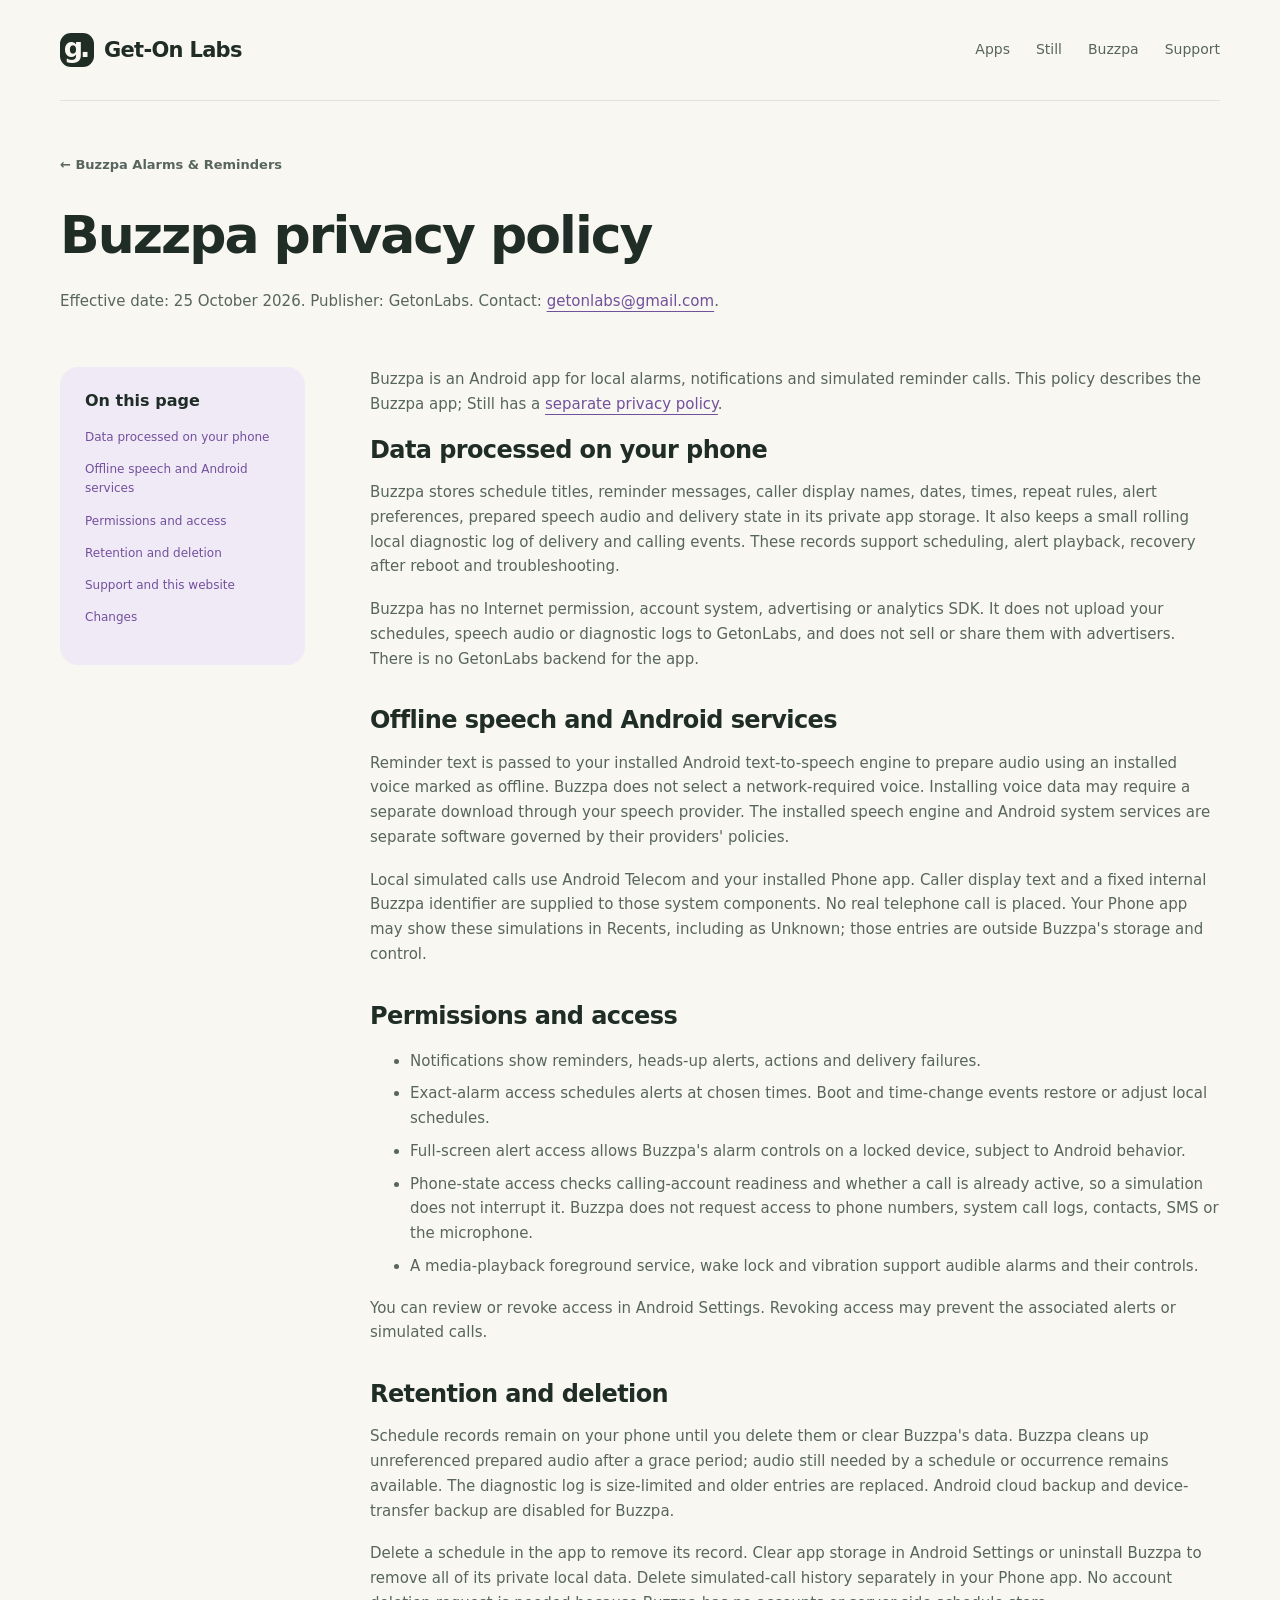
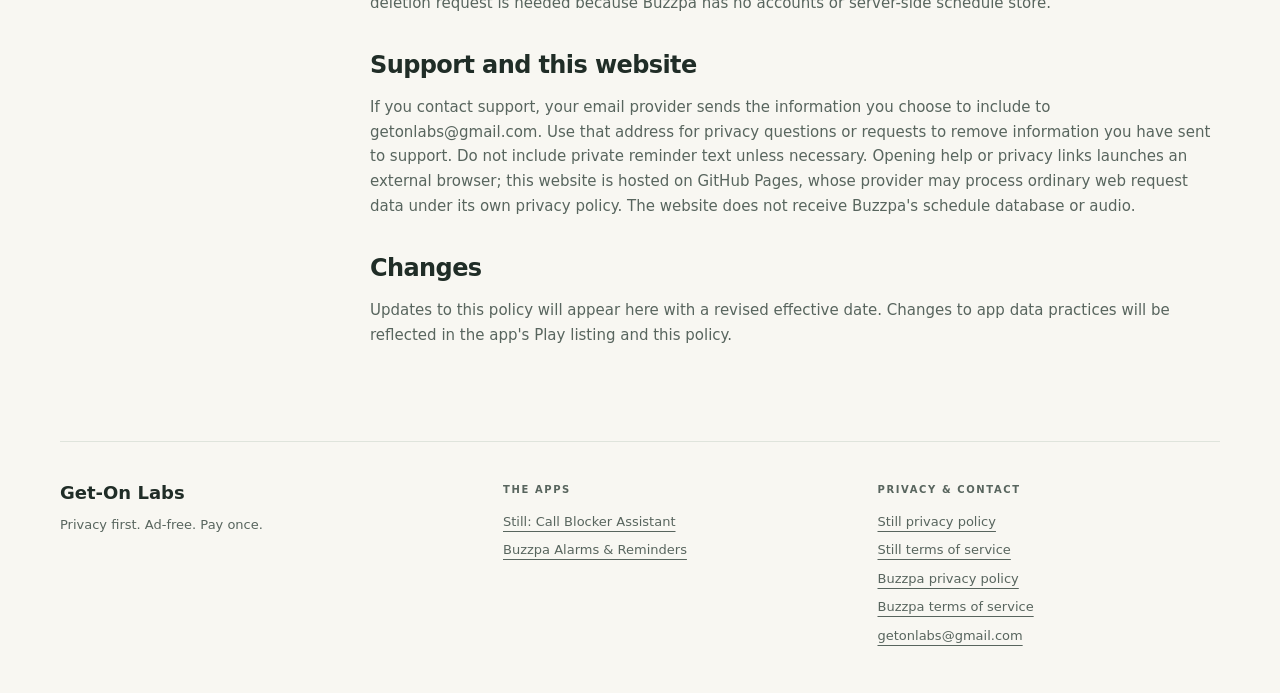
<file: buzzpa/privacy-policy.html>
<!doctype html>
<html lang="en"><head><meta charset="utf-8"><meta name="viewport" content="width=device-width,initial-scale=1"><title>Buzzpa privacy policy | Get-On Labs</title><meta name="description" content="How Buzzpa processes schedules, offline speech and local simulated calls."><link rel="canonical" href="https://folvi.dpdns.org/buzzpa/privacy-policy.html"><meta property="og:type" content="website"><meta property="og:site_name" content="Get-On Labs"><meta property="og:title" content="Buzzpa privacy policy | Get-On Labs"><meta property="og:description" content="How Buzzpa processes schedules, offline speech and local simulated calls."><meta property="og:url" content="https://folvi.dpdns.org/buzzpa/privacy-policy.html"><meta property="og:image" content="https://folvi.dpdns.org/assets/buzzpa-icon.png"><meta property="og:image:alt" content="Buzzpa app icon"><meta name="twitter:card" content="summary"><meta name="twitter:title" content="Buzzpa privacy policy | Get-On Labs"><meta name="twitter:description" content="How Buzzpa processes schedules, offline speech and local simulated calls."><meta name="twitter:image" content="https://folvi.dpdns.org/assets/buzzpa-icon.png"><meta name="twitter:image:alt" content="Buzzpa app icon"><link rel="stylesheet" href="/assets/portfolio.css"><meta name="theme-color" content="#f8f7f2"><link rel="icon" href="/assets/labs-mark.svg" type="image/svg+xml"><script defer src="/assets/site.js"></script></head>
<body data-app="buzzpa"><a class="skip" href="#main">Skip to content</a><div class="wrap">
<header class="header"><a class="brand" href="/" aria-label="Get-On Labs home"><span class="brand-mark" aria-hidden="true">g.</span>Get-On Labs</a><nav aria-label="Main navigation"><a href="/#apps">Apps</a><a href="/still/">Still</a><a href="/buzzpa/">Buzzpa</a><a href="/#support">Support</a></nav></header>
<main id="main"><div class="policy-title"><a class="back-link" href="/buzzpa/">← Buzzpa Alarms &amp; Reminders</a><h1>Buzzpa privacy policy</h1><p>Effective date: 25 October 2026. Publisher: GetonLabs. Contact: <a href="mailto:getonlabs@gmail.com?subject=Buzzpa%20privacy">getonlabs@gmail.com</a>.</p></div><div class="policy-layout"><aside class="toc" aria-label="Policy contents"><h2>On this page</h2><a href="#section-1">Data processed on your phone</a><a href="#section-2">Offline speech and Android services</a><a href="#section-3">Permissions and access</a><a href="#section-4">Retention and deletion</a><a href="#section-5">Support and this website</a><a href="#section-6">Changes</a></aside><article class="policy">
<p>Buzzpa is an Android app for local alarms, notifications and simulated reminder calls. This policy describes the Buzzpa app; Still has a <a href="../privacy-policy.html">separate privacy policy</a>.</p>
<section id="section-1"><h2>Data processed on your phone</h2><p>Buzzpa stores schedule titles, reminder messages, caller display names, dates, times, repeat rules, alert preferences, prepared speech audio and delivery state in its private app storage. It also keeps a small rolling local diagnostic log of delivery and calling events. These records support scheduling, alert playback, recovery after reboot and troubleshooting.</p><p>Buzzpa has no Internet permission, account system, advertising or analytics SDK. It does not upload your schedules, speech audio or diagnostic logs to GetonLabs, and does not sell or share them with advertisers. There is no GetonLabs backend for the app.</p>
</section>
<section id="section-2"><h2>Offline speech and Android services</h2><p>Reminder text is passed to your installed Android text-to-speech engine to prepare audio using an installed voice marked as offline. Buzzpa does not select a network-required voice. Installing voice data may require a separate download through your speech provider. The installed speech engine and Android system services are separate software governed by their providers' policies.</p><p>Local simulated calls use Android Telecom and your installed Phone app. Caller display text and a fixed internal Buzzpa identifier are supplied to those system components. No real telephone call is placed. Your Phone app may show these simulations in Recents, including as Unknown; those entries are outside Buzzpa's storage and control.</p>
</section>
<section id="section-3"><h2>Permissions and access</h2><ul><li>Notifications show reminders, heads-up alerts, actions and delivery failures.</li><li>Exact-alarm access schedules alerts at chosen times. Boot and time-change events restore or adjust local schedules.</li><li>Full-screen alert access allows Buzzpa's alarm controls on a locked device, subject to Android behavior.</li><li>Phone-state access checks calling-account readiness and whether a call is already active, so a simulation does not interrupt it. Buzzpa does not request access to phone numbers, system call logs, contacts, SMS or the microphone.</li><li>A media-playback foreground service, wake lock and vibration support audible alarms and their controls.</li></ul><p>You can review or revoke access in Android Settings. Revoking access may prevent the associated alerts or simulated calls.</p>
</section>
<section id="section-4"><h2>Retention and deletion</h2><p>Schedule records remain on your phone until you delete them or clear Buzzpa's data. Buzzpa cleans up unreferenced prepared audio after a grace period; audio still needed by a schedule or occurrence remains available. The diagnostic log is size-limited and older entries are replaced. Android cloud backup and device-transfer backup are disabled for Buzzpa.</p><p>Delete a schedule in the app to remove its record. Clear app storage in Android Settings or uninstall Buzzpa to remove all of its private local data. Delete simulated-call history separately in your Phone app. No account deletion request is needed because Buzzpa has no accounts or server-side schedule store.</p>
</section>
<section id="section-5"><h2>Support and this website</h2><p>If you contact support, your email provider sends the information you choose to include to getonlabs@gmail.com. Use that address for privacy questions or requests to remove information you have sent to support. Do not include private reminder text unless necessary. Opening help or privacy links launches an external browser; this website is hosted on GitHub Pages, whose provider may process ordinary web request data under its own privacy policy. The website does not receive Buzzpa's schedule database or audio.</p>
</section>
<section id="section-6"><h2>Changes</h2><p>Updates to this policy will appear here with a revised effective date. Changes to app data practices will be reflected in the app's Play listing and this policy.</p></section></article></div></main>
<footer class="footer"><div><a class="footer-brand" href="/">Get-On Labs</a><p>Privacy first. Ad-free. Pay once.</p></div><div><span class="footer-label">THE APPS</span><a href="/still/">Still: Call Blocker Assistant</a><a href="/buzzpa/">Buzzpa Alarms &amp; Reminders</a></div><div><span class="footer-label">PRIVACY &amp; CONTACT</span><a href="/still/privacy-policy.html">Still privacy policy</a><a href="/still/terms-of-service.html">Still terms of service</a><a href="/buzzpa/privacy-policy.html">Buzzpa privacy policy</a><a href="/buzzpa/terms-of-service.html">Buzzpa terms of service</a><a href="mailto:getonlabs@gmail.com">getonlabs@gmail.com</a></div></footer>
</div></body></html>
</file>
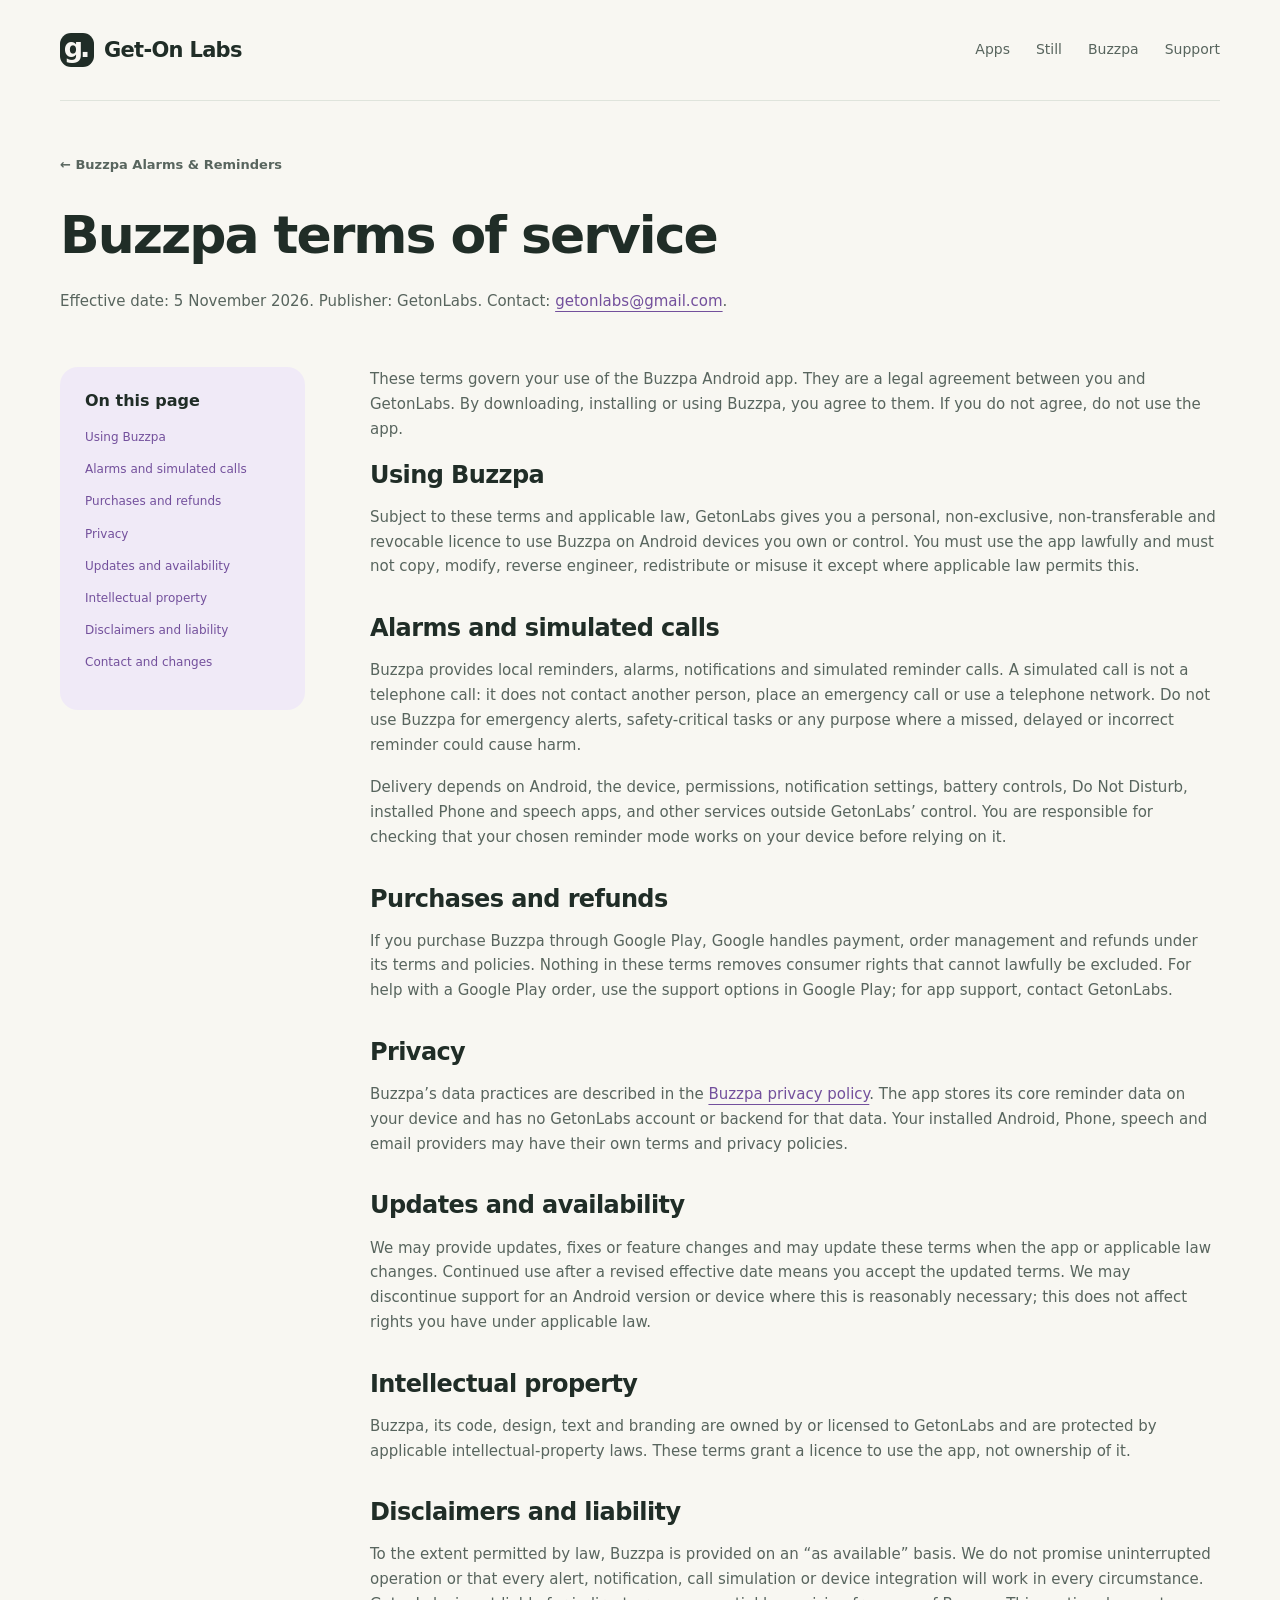
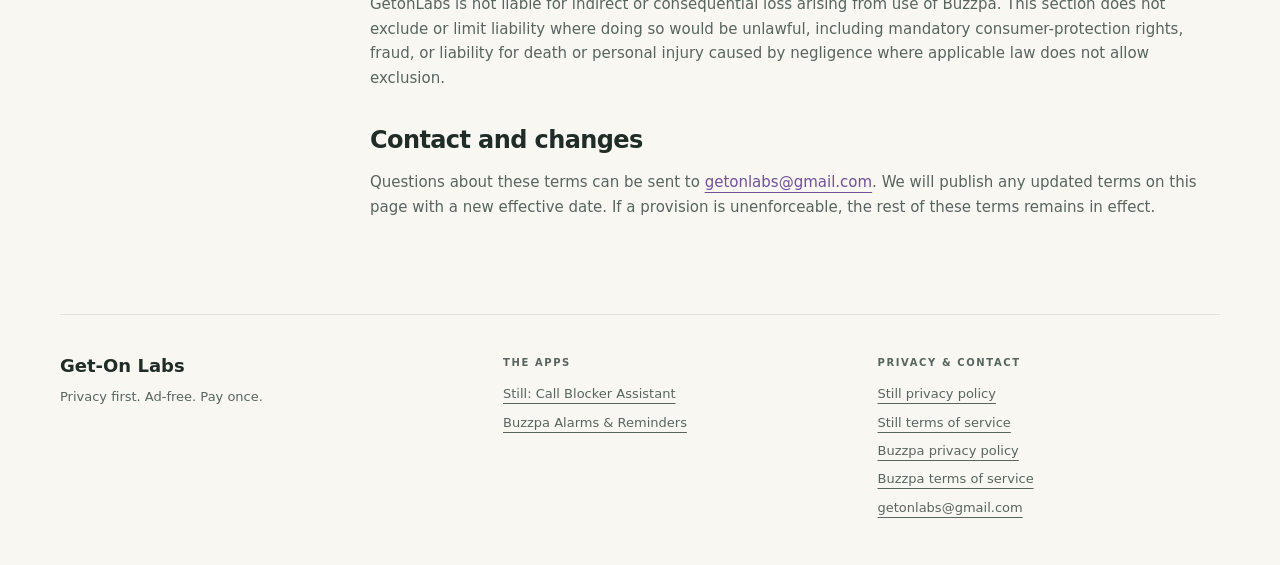
<file: buzzpa/terms-of-service.html>
<!doctype html>
<html lang="en"><head><meta charset="utf-8"><meta name="viewport" content="width=device-width,initial-scale=1"><title>Buzzpa terms of service | Get-On Labs</title><meta name="description" content="Terms for using the Buzzpa Android app."><link rel="canonical" href="https://folvi.dpdns.org/buzzpa/terms-of-service.html"><meta property="og:type" content="website"><meta property="og:site_name" content="Get-On Labs"><meta property="og:title" content="Buzzpa terms of service | Get-On Labs"><meta property="og:description" content="Terms for using the Buzzpa Android app."><meta property="og:url" content="https://folvi.dpdns.org/buzzpa/terms-of-service.html"><meta property="og:image" content="https://folvi.dpdns.org/assets/buzzpa-icon.png"><meta property="og:image:alt" content="Buzzpa app icon"><meta name="twitter:card" content="summary"><meta name="twitter:title" content="Buzzpa terms of service | Get-On Labs"><meta name="twitter:description" content="Terms for using the Buzzpa Android app."><meta name="twitter:image" content="https://folvi.dpdns.org/assets/buzzpa-icon.png"><meta name="twitter:image:alt" content="Buzzpa app icon"><link rel="stylesheet" href="/assets/portfolio.css"><meta name="theme-color" content="#f8f7f2"><link rel="icon" href="/assets/labs-mark.svg" type="image/svg+xml"><script defer src="/assets/site.js"></script></head>
<body data-app="buzzpa"><a class="skip" href="#main">Skip to content</a><div class="wrap">
<header class="header"><a class="brand" href="/" aria-label="Get-On Labs home"><span class="brand-mark" aria-hidden="true">g.</span>Get-On Labs</a><nav aria-label="Main navigation"><a href="/#apps">Apps</a><a href="/still/">Still</a><a href="/buzzpa/">Buzzpa</a><a href="/#support">Support</a></nav></header>
<main id="main"><div class="policy-title"><a class="back-link" href="/buzzpa/">← Buzzpa Alarms &amp; Reminders</a><h1>Buzzpa terms of service</h1><p>Effective date: 5 November 2026. Publisher: GetonLabs. Contact: <a href="mailto:getonlabs@gmail.com?subject=Buzzpa%20terms">getonlabs@gmail.com</a>.</p></div><div class="policy-layout"><aside class="toc" aria-label="Policy contents"><h2>On this page</h2><a href="#section-1">Using Buzzpa</a><a href="#section-2">Alarms and simulated calls</a><a href="#section-3">Purchases and refunds</a><a href="#section-4">Privacy</a><a href="#section-5">Updates and availability</a><a href="#section-6">Intellectual property</a><a href="#section-7">Disclaimers and liability</a><a href="#section-8">Contact and changes</a></aside><article class="policy">
<p>These terms govern your use of the Buzzpa Android app. They are a legal agreement between you and GetonLabs. By downloading, installing or using Buzzpa, you agree to them. If you do not agree, do not use the app.</p>
<section id="section-1"><h2>Using Buzzpa</h2><p>Subject to these terms and applicable law, GetonLabs gives you a personal, non-exclusive, non-transferable and revocable licence to use Buzzpa on Android devices you own or control. You must use the app lawfully and must not copy, modify, reverse engineer, redistribute or misuse it except where applicable law permits this.</p>
</section>
<section id="section-2"><h2>Alarms and simulated calls</h2><p>Buzzpa provides local reminders, alarms, notifications and simulated reminder calls. A simulated call is not a telephone call: it does not contact another person, place an emergency call or use a telephone network. Do not use Buzzpa for emergency alerts, safety-critical tasks or any purpose where a missed, delayed or incorrect reminder could cause harm.</p><p>Delivery depends on Android, the device, permissions, notification settings, battery controls, Do Not Disturb, installed Phone and speech apps, and other services outside GetonLabs&rsquo; control. You are responsible for checking that your chosen reminder mode works on your device before relying on it.</p>
</section>
<section id="section-3"><h2>Purchases and refunds</h2><p>If you purchase Buzzpa through Google Play, Google handles payment, order management and refunds under its terms and policies. Nothing in these terms removes consumer rights that cannot lawfully be excluded. For help with a Google Play order, use the support options in Google Play; for app support, contact GetonLabs.</p>
</section>
<section id="section-4"><h2>Privacy</h2><p>Buzzpa&rsquo;s data practices are described in the <a href="privacy-policy.html">Buzzpa privacy policy</a>. The app stores its core reminder data on your device and has no GetonLabs account or backend for that data. Your installed Android, Phone, speech and email providers may have their own terms and privacy policies.</p>
</section>
<section id="section-5"><h2>Updates and availability</h2><p>We may provide updates, fixes or feature changes and may update these terms when the app or applicable law changes. Continued use after a revised effective date means you accept the updated terms. We may discontinue support for an Android version or device where this is reasonably necessary; this does not affect rights you have under applicable law.</p>
</section>
<section id="section-6"><h2>Intellectual property</h2><p>Buzzpa, its code, design, text and branding are owned by or licensed to GetonLabs and are protected by applicable intellectual-property laws. These terms grant a licence to use the app, not ownership of it.</p>
</section>
<section id="section-7"><h2>Disclaimers and liability</h2><p>To the extent permitted by law, Buzzpa is provided on an &ldquo;as available&rdquo; basis. We do not promise uninterrupted operation or that every alert, notification, call simulation or device integration will work in every circumstance. GetonLabs is not liable for indirect or consequential loss arising from use of Buzzpa. This section does not exclude or limit liability where doing so would be unlawful, including mandatory consumer-protection rights, fraud, or liability for death or personal injury caused by negligence where applicable law does not allow exclusion.</p>
</section>
<section id="section-8"><h2>Contact and changes</h2><p>Questions about these terms can be sent to <a href="mailto:getonlabs@gmail.com?subject=Buzzpa%20terms">getonlabs@gmail.com</a>. We will publish any updated terms on this page with a new effective date. If a provision is unenforceable, the rest of these terms remains in effect.</p></section></article></div></main>
<footer class="footer"><div><a class="footer-brand" href="/">Get-On Labs</a><p>Privacy first. Ad-free. Pay once.</p></div><div><span class="footer-label">THE APPS</span><a href="/still/">Still: Call Blocker Assistant</a><a href="/buzzpa/">Buzzpa Alarms &amp; Reminders</a></div><div><span class="footer-label">PRIVACY &amp; CONTACT</span><a href="/still/privacy-policy.html">Still privacy policy</a><a href="/still/terms-of-service.html">Still terms of service</a><a href="/buzzpa/privacy-policy.html">Buzzpa privacy policy</a><a href="/buzzpa/terms-of-service.html">Buzzpa terms of service</a><a href="mailto:getonlabs@gmail.com">getonlabs@gmail.com</a></div></footer>
</div></body></html>
</file>
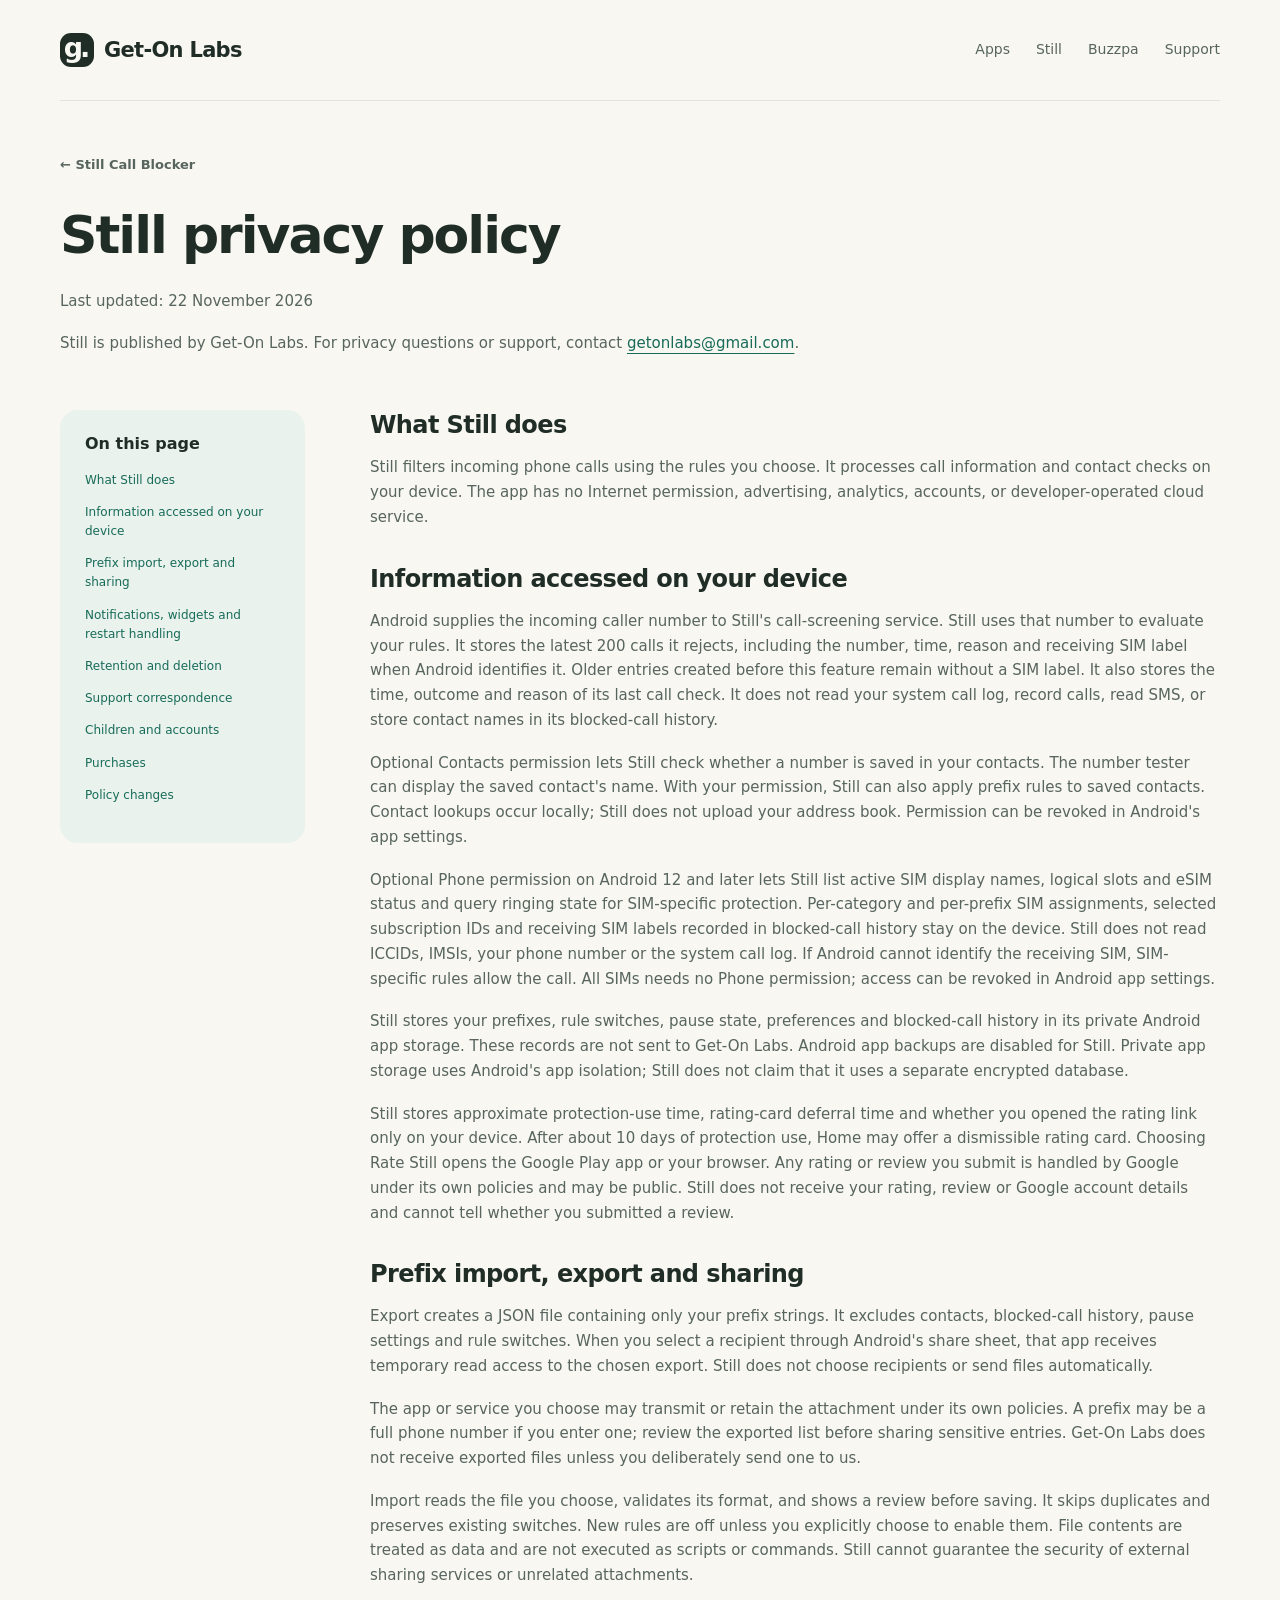
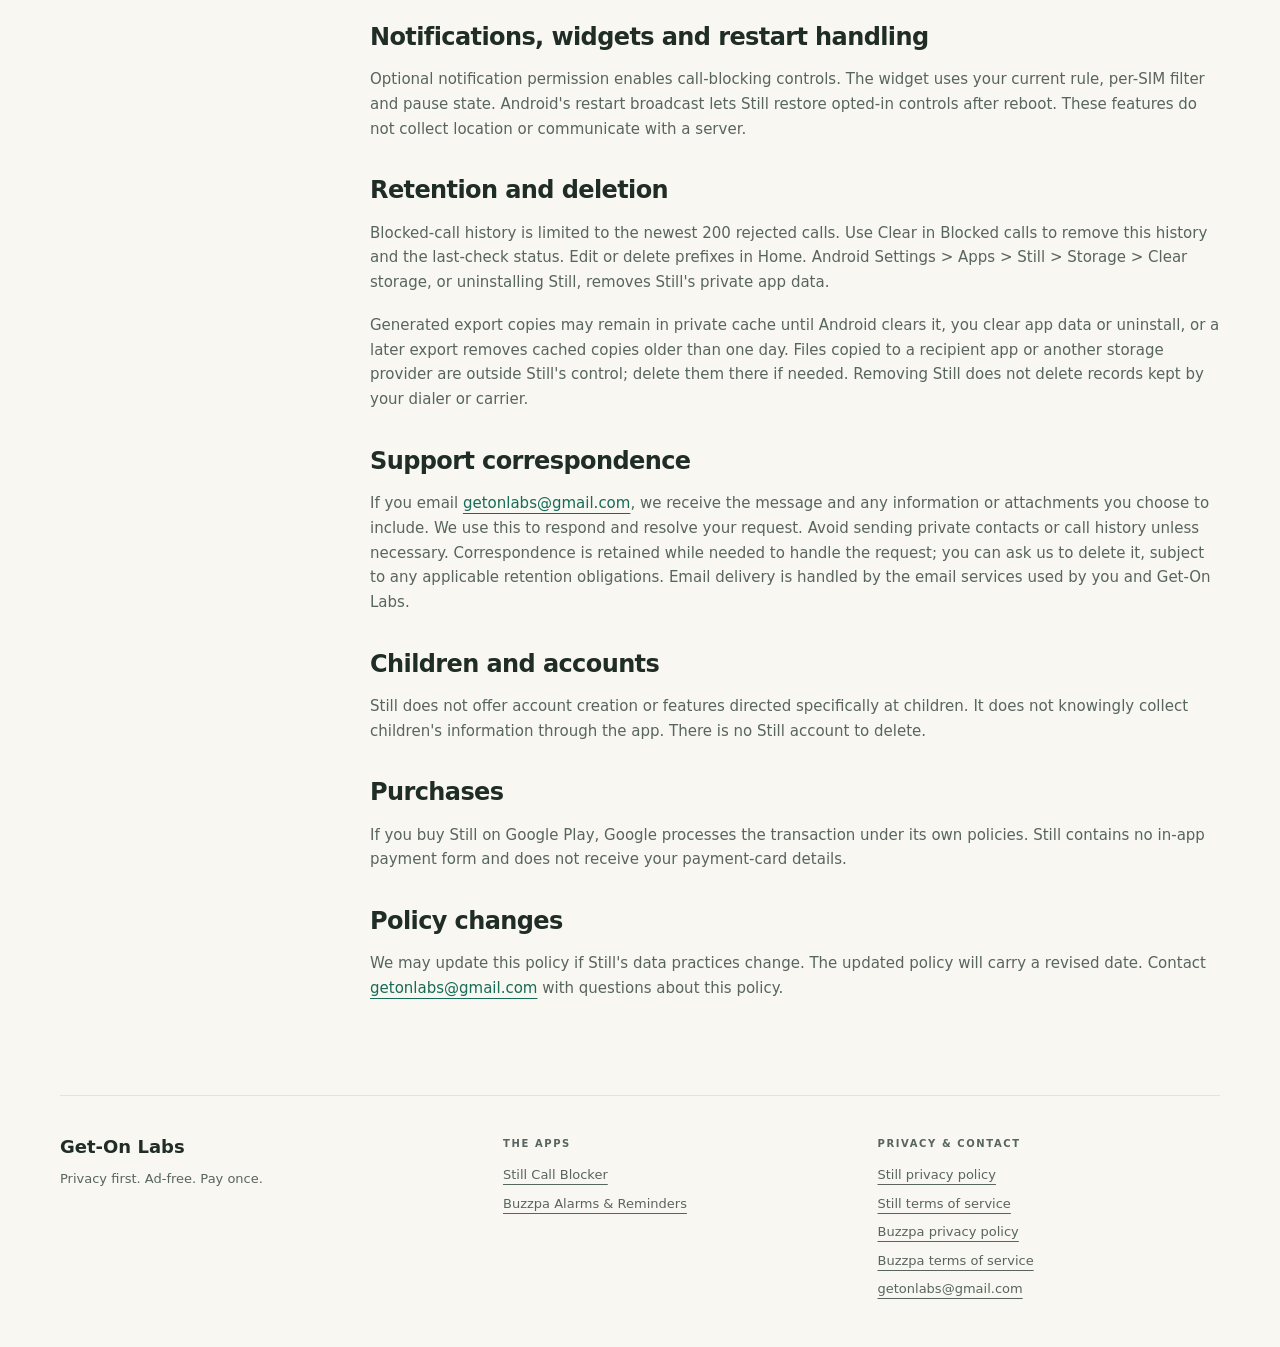
<file: still/privacy-policy.html>
<!doctype html>
<html lang="en"><head><meta charset="utf-8"><meta name="viewport" content="width=device-width,initial-scale=1">
<title>Still Privacy Policy | Get-On Labs</title><meta name="description" content="How Still processes caller information, optional SIM access, local rules and rating reminders."><link rel="canonical" href="https://folvi.dpdns.org/still/privacy-policy.html">
<meta property="og:type" content="website"><meta property="og:site_name" content="Get-On Labs"><meta property="og:title" content="Still Privacy Policy | Get-On Labs"><meta property="og:description" content="How Still processes caller information, optional SIM access, local rules and rating reminders."><meta property="og:url" content="https://folvi.dpdns.org/still/privacy-policy.html"><meta property="og:image" content="https://folvi.dpdns.org/assets/still-icon.png"><meta name="twitter:card" content="summary"><meta name="theme-color" content="#f8f7f2">
<link rel="icon" href="/assets/labs-mark.svg" type="image/svg+xml"><link rel="stylesheet" href="/assets/portfolio.css">
<script type="application/ld+json">{"@context":"https://schema.org","@graph":[{"@type":"Organization","@id":"https://folvi.dpdns.org/#organization","name":"Get-On Labs","url":"https://folvi.dpdns.org/","email":"getonlabs@gmail.com"},{"@type":"WebPage","@id":"https://folvi.dpdns.org/still/privacy-policy.html#webpage","url":"https://folvi.dpdns.org/still/privacy-policy.html","name":"Still Privacy Policy","about":{"@id":"https://folvi.dpdns.org/still/#app"},"publisher":{"@id":"https://folvi.dpdns.org/#organization"}}]}</script><script defer src="/assets/site.js"></script></head>
<body data-app="still"><a class="skip" href="#main">Skip to content</a><div class="wrap">
<header class="header"><a class="brand" href="/" aria-label="Get-On Labs home"><span class="brand-mark" aria-hidden="true">g.</span>Get-On Labs</a><nav aria-label="Main navigation"><a href="/#apps">Apps</a><a href="/still/">Still</a><a href="/buzzpa/">Buzzpa</a><a href="/#support">Support</a></nav></header>
<main id="main"><div class="policy-title"><a class="back-link" href="/still/">← Still Call Blocker</a><h1>Still privacy policy</h1><p>Last updated: 22 November 2026</p><p>Still is published by Get-On Labs. For privacy questions or support, contact <a href="mailto:getonlabs@gmail.com">getonlabs@gmail.com</a>.</p></div><div class="policy-layout"><aside class="toc" aria-label="Policy contents"><h2>On this page</h2><a href="#policy-1">What Still does</a><a href="#policy-2">Information accessed on your device</a><a href="#policy-3">Prefix import, export and sharing</a><a href="#policy-4">Notifications, widgets and restart handling</a><a href="#policy-5">Retention and deletion</a><a href="#policy-6">Support correspondence</a><a href="#policy-7">Children and accounts</a><a href="#policy-8">Purchases</a><a href="#policy-9">Policy changes</a></aside><article class="policy"><section id="policy-1"><h2>What Still does</h2><p>Still filters incoming phone calls using the rules you choose. It processes call information and contact checks on your device. The app has no Internet permission, advertising, analytics, accounts, or developer-operated cloud service.</p></section><section id="policy-2"><h2>Information accessed on your device</h2><p>Android supplies the incoming caller number to Still&#x27;s call-screening service. Still uses that number to evaluate your rules. It stores the latest 200 calls it rejects, including the number, time, reason and receiving SIM label when Android identifies it. Older entries created before this feature remain without a SIM label. It also stores the time, outcome and reason of its last call check. It does not read your system call log, record calls, read SMS, or store contact names in its blocked-call history.</p><p>Optional Contacts permission lets Still check whether a number is saved in your contacts. The number tester can display the saved contact&#x27;s name. With your permission, Still can also apply prefix rules to saved contacts. Contact lookups occur locally; Still does not upload your address book. Permission can be revoked in Android&#x27;s app settings.</p><p>Optional Phone permission on Android 12 and later lets Still list active SIM display names, logical slots and eSIM status and query ringing state for SIM-specific protection. Per-category and per-prefix SIM assignments, selected subscription IDs and receiving SIM labels recorded in blocked-call history stay on the device. Still does not read ICCIDs, IMSIs, your phone number or the system call log. If Android cannot identify the receiving SIM, SIM-specific rules allow the call. All SIMs needs no Phone permission; access can be revoked in Android app settings.</p><p>Still stores your prefixes, rule switches, pause state, preferences and blocked-call history in its private Android app storage. These records are not sent to Get-On Labs. Android app backups are disabled for Still. Private app storage uses Android&#x27;s app isolation; Still does not claim that it uses a separate encrypted database.</p><p>Still stores approximate protection-use time, rating-card deferral time and whether you opened the rating link only on your device. After about 10 days of protection use, Home may offer a dismissible rating card. Choosing Rate Still opens the Google Play app or your browser. Any rating or review you submit is handled by Google under its own policies and may be public. Still does not receive your rating, review or Google account details and cannot tell whether you submitted a review.</p></section><section id="policy-3"><h2>Prefix import, export and sharing</h2><p>Export creates a JSON file containing only your prefix strings. It excludes contacts, blocked-call history, pause settings and rule switches. When you select a recipient through Android&#x27;s share sheet, that app receives temporary read access to the chosen export. Still does not choose recipients or send files automatically.</p><p>The app or service you choose may transmit or retain the attachment under its own policies. A prefix may be a full phone number if you enter one; review the exported list before sharing sensitive entries. Get-On Labs does not receive exported files unless you deliberately send one to us.</p><p>Import reads the file you choose, validates its format, and shows a review before saving. It skips duplicates and preserves existing switches. New rules are off unless you explicitly choose to enable them. File contents are treated as data and are not executed as scripts or commands. Still cannot guarantee the security of external sharing services or unrelated attachments.</p></section><section id="policy-4"><h2>Notifications, widgets and restart handling</h2><p>Optional notification permission enables call-blocking controls. The widget uses your current rule, per-SIM filter and pause state. Android&#x27;s restart broadcast lets Still restore opted-in controls after reboot. These features do not collect location or communicate with a server.</p></section><section id="policy-5"><h2>Retention and deletion</h2><p>Blocked-call history is limited to the newest 200 rejected calls. Use Clear in Blocked calls to remove this history and the last-check status. Edit or delete prefixes in Home. Android Settings &gt; Apps &gt; Still &gt; Storage &gt; Clear storage, or uninstalling Still, removes Still&#x27;s private app data.</p><p>Generated export copies may remain in private cache until Android clears it, you clear app data or uninstall, or a later export removes cached copies older than one day. Files copied to a recipient app or another storage provider are outside Still&#x27;s control; delete them there if needed. Removing Still does not delete records kept by your dialer or carrier.</p></section><section id="policy-6"><h2>Support correspondence</h2><p>If you email <a href="mailto:getonlabs@gmail.com">getonlabs@gmail.com</a>, we receive the message and any information or attachments you choose to include. We use this to respond and resolve your request. Avoid sending private contacts or call history unless necessary. Correspondence is retained while needed to handle the request; you can ask us to delete it, subject to any applicable retention obligations. Email delivery is handled by the email services used by you and Get-On Labs.</p></section><section id="policy-7"><h2>Children and accounts</h2><p>Still does not offer account creation or features directed specifically at children. It does not knowingly collect children&#x27;s information through the app. There is no Still account to delete.</p></section><section id="policy-8"><h2>Purchases</h2><p>If you buy Still on Google Play, Google processes the transaction under its own policies. Still contains no in-app payment form and does not receive your payment-card details.</p></section><section id="policy-9"><h2>Policy changes</h2><p>We may update this policy if Still&#x27;s data practices change. The updated policy will carry a revised date. Contact <a href="mailto:getonlabs@gmail.com">getonlabs@gmail.com</a> with questions about this policy.</p></section></article></div></main>
<footer class="footer"><div><a class="footer-brand" href="/">Get-On Labs</a><p>Privacy first. Ad-free. Pay once.</p></div><div><span class="footer-label">THE APPS</span><a href="/still/">Still Call Blocker</a><a href="/buzzpa/">Buzzpa Alarms &amp; Reminders</a></div><div><span class="footer-label">PRIVACY &amp; CONTACT</span><a href="/still/privacy-policy.html">Still privacy policy</a><a href="/still/terms-of-service.html">Still terms of service</a><a href="/buzzpa/privacy-policy.html">Buzzpa privacy policy</a><a href="/buzzpa/terms-of-service.html">Buzzpa terms of service</a><a href="mailto:getonlabs@gmail.com">getonlabs@gmail.com</a></div></footer>
</div></body></html>
</file>
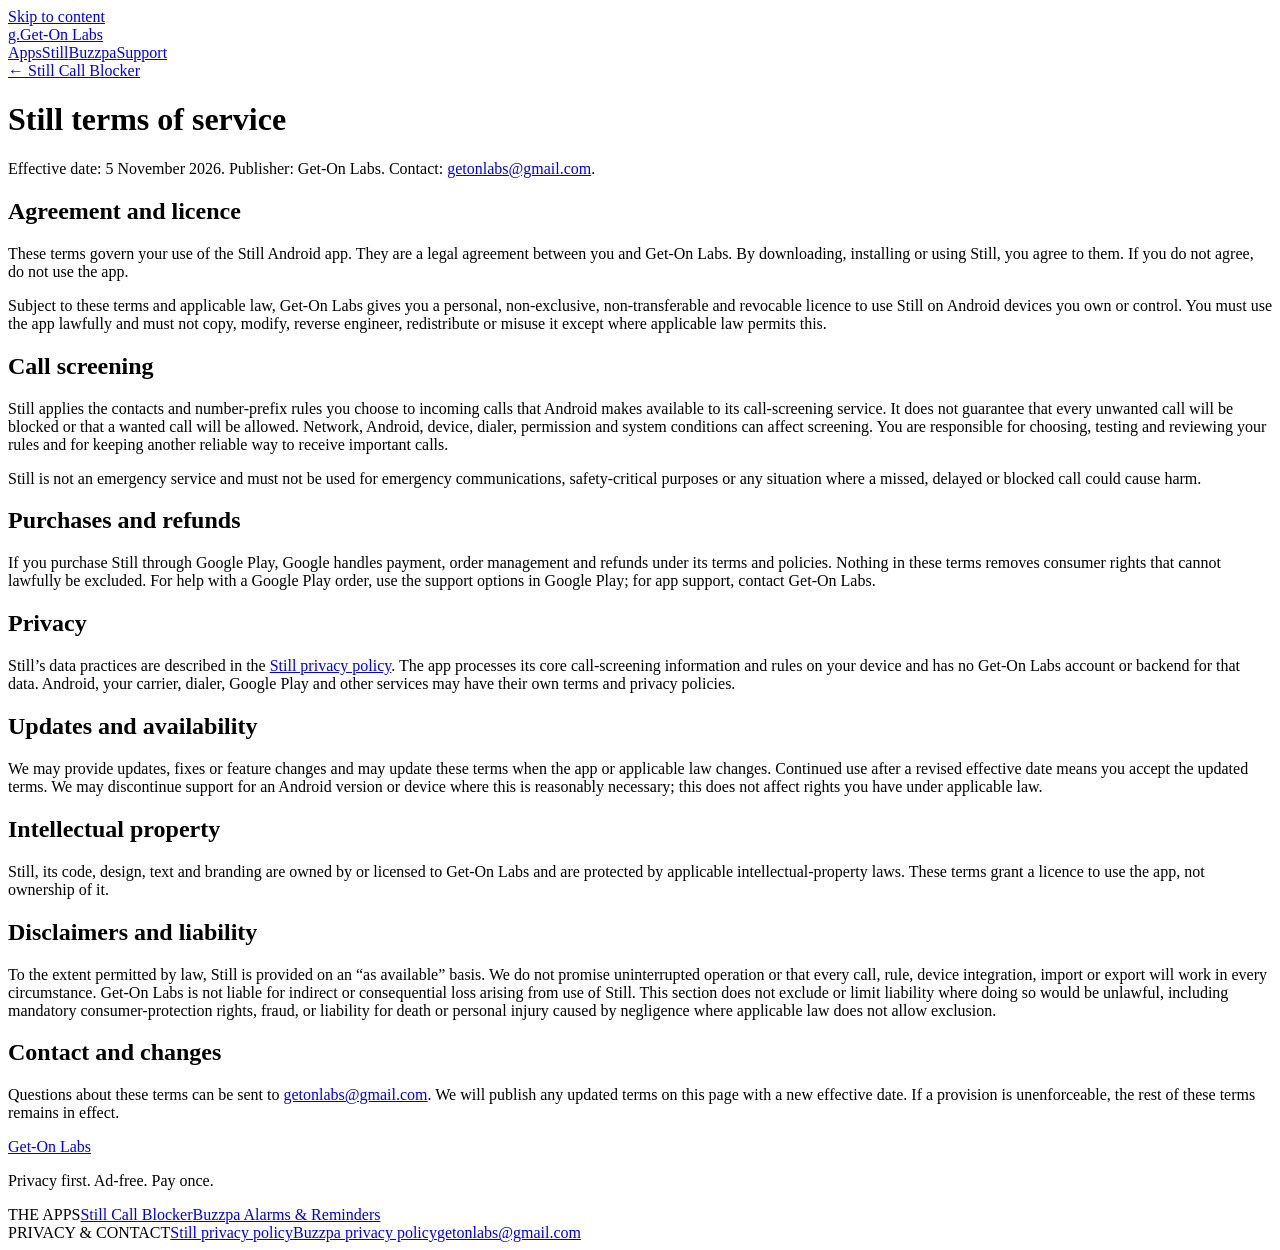
<file: still/terms-of-service.html>
<!doctype html>
<html lang="en"><head><meta charset="utf-8"><meta name="viewport" content="width=device-width,initial-scale=1">
<title>Still terms of service | Get-On Labs</title><meta name="description" content="Terms for using the Still Android app."><link rel="canonical" href="https://folvi.dpdns.org/still/terms-of-service.html"><meta property="og:type" content="website"><meta property="og:site_name" content="Get-On Labs"><meta property="og:title" content="Still terms of service | Get-On Labs"><meta property="og:description" content="Terms for using the Still Android app."><meta property="og:url" content="https://folvi.dpdns.org/still/terms-of-service.html"><meta property="og:image" content="https://folvi.dpdns.org/assets/still-icon.png"><meta property="og:image:alt" content="Still app icon"><meta name="twitter:card" content="summary"><meta name="twitter:title" content="Still terms of service | Get-On Labs"><meta name="twitter:description" content="Terms for using the Still Android app."><meta name="twitter:image" content="https://folvi.dpdns.org/assets/still-icon.png"><meta name="twitter:image:alt" content="Still app icon"><meta name="theme-color" content="#f8f7f2"><link rel="icon" href="https://folvi.dpdns.org/assets/labs-mark.svg" type="image/svg+xml"><link rel="stylesheet" href="https://folvi.dpdns.org/assets/portfolio.css"><script defer src="https://folvi.dpdns.org/assets/site.js"></script></head>
<body data-app="still"><a class="skip" href="#main">Skip to content</a><div class="wrap"><header class="header"><a class="brand" href="/" aria-label="Get-On Labs home"><span class="brand-mark" aria-hidden="true">g.</span>Get-On Labs</a><nav aria-label="Main navigation"><a href="/#apps">Apps</a><a href="/still/">Still</a><a href="/buzzpa/">Buzzpa</a><a href="/#support">Support</a></nav></header>
<main id="main"><div class="policy-title"><a class="back-link" href="/still/">← Still Call Blocker</a><h1>Still terms of service</h1><p>Effective date: 5 November 2026. Publisher: Get-On Labs. Contact: <a href="mailto:getonlabs@gmail.com?subject=Still%20terms">getonlabs@gmail.com</a>.</p></div><article class="policy">
<section><h2>Agreement and licence</h2><p>These terms govern your use of the Still Android app. They are a legal agreement between you and Get-On Labs. By downloading, installing or using Still, you agree to them. If you do not agree, do not use the app.</p><p>Subject to these terms and applicable law, Get-On Labs gives you a personal, non-exclusive, non-transferable and revocable licence to use Still on Android devices you own or control. You must use the app lawfully and must not copy, modify, reverse engineer, redistribute or misuse it except where applicable law permits this.</p></section>
<section><h2>Call screening</h2><p>Still applies the contacts and number-prefix rules you choose to incoming calls that Android makes available to its call-screening service. It does not guarantee that every unwanted call will be blocked or that a wanted call will be allowed. Network, Android, device, dialer, permission and system conditions can affect screening. You are responsible for choosing, testing and reviewing your rules and for keeping another reliable way to receive important calls.</p><p>Still is not an emergency service and must not be used for emergency communications, safety-critical purposes or any situation where a missed, delayed or blocked call could cause harm.</p></section>
<section><h2>Purchases and refunds</h2><p>If you purchase Still through Google Play, Google handles payment, order management and refunds under its terms and policies. Nothing in these terms removes consumer rights that cannot lawfully be excluded. For help with a Google Play order, use the support options in Google Play; for app support, contact Get-On Labs.</p></section>
<section><h2>Privacy</h2><p>Still&rsquo;s data practices are described in the <a href="/still/privacy-policy.html">Still privacy policy</a>. The app processes its core call-screening information and rules on your device and has no Get-On Labs account or backend for that data. Android, your carrier, dialer, Google Play and other services may have their own terms and privacy policies.</p></section>
<section><h2>Updates and availability</h2><p>We may provide updates, fixes or feature changes and may update these terms when the app or applicable law changes. Continued use after a revised effective date means you accept the updated terms. We may discontinue support for an Android version or device where this is reasonably necessary; this does not affect rights you have under applicable law.</p></section>
<section><h2>Intellectual property</h2><p>Still, its code, design, text and branding are owned by or licensed to Get-On Labs and are protected by applicable intellectual-property laws. These terms grant a licence to use the app, not ownership of it.</p></section>
<section><h2>Disclaimers and liability</h2><p>To the extent permitted by law, Still is provided on an &ldquo;as available&rdquo; basis. We do not promise uninterrupted operation or that every call, rule, device integration, import or export will work in every circumstance. Get-On Labs is not liable for indirect or consequential loss arising from use of Still. This section does not exclude or limit liability where doing so would be unlawful, including mandatory consumer-protection rights, fraud, or liability for death or personal injury caused by negligence where applicable law does not allow exclusion.</p></section>
<section><h2>Contact and changes</h2><p>Questions about these terms can be sent to <a href="mailto:getonlabs@gmail.com?subject=Still%20terms">getonlabs@gmail.com</a>. We will publish any updated terms on this page with a new effective date. If a provision is unenforceable, the rest of these terms remains in effect.</p></section>
</article></main><footer class="footer"><div><a class="footer-brand" href="/">Get-On Labs</a><p>Privacy first. Ad-free. Pay once.</p></div><div><span class="footer-label">THE APPS</span><a href="/still/">Still Call Blocker</a><a href="/buzzpa/">Buzzpa Alarms &amp; Reminders</a></div><div><span class="footer-label">PRIVACY &amp; CONTACT</span><a href="/still/privacy-policy.html">Still privacy policy</a><a href="/buzzpa/privacy-policy.html">Buzzpa privacy policy</a><a href="mailto:getonlabs@gmail.com">getonlabs@gmail.com</a></div></footer></div></body></html>
</file>
<file: assets/portfolio.css>
:root{color-scheme:light;--bg:#f8f7f2;--paper:#fff;--ink:#202d27;--muted:#58655e;--accent:#245d49;--tint:#edf2eb;--line:#dfe4dc;--radius:28px}*{box-sizing:border-box}html{scroll-behavior:smooth;scroll-padding-top:28px}body{margin:0;background:var(--bg);color:var(--ink);font:17px/1.65 system-ui,-apple-system,BlinkMacSystemFont,"Segoe UI",sans-serif;-webkit-font-smoothing:antialiased}body[data-app=still]{--accent:#176b58;--tint:#e9f2ec}body[data-app=buzzpa]{--accent:#73509c;--tint:#f0eaf7}a{color:var(--accent);text-underline-offset:5px}a:hover{text-decoration-thickness:2px}a:focus-visible,button:focus-visible,summary:focus-visible{outline:3px solid var(--accent);outline-offset:5px;border-radius:4px}img{max-width:100%;height:auto;display:block}button{font:inherit;cursor:pointer}.wrap{width:min(1160px,calc(100% - 80px));margin:auto}.header{display:flex;justify-content:space-between;align-items:center;gap:30px;padding:28px 0;border-bottom:1px solid var(--line)}.brand{display:inline-flex;align-items:center;gap:10px;color:var(--ink);font-size:21px;font-weight:720;text-decoration:none;letter-spacing:-.7px;white-space:nowrap}.brand-mark{display:grid;place-items:center;width:34px;height:34px;border-radius:11px;background:var(--ink);color:var(--bg);font-size:27px;line-height:1;padding-bottom:5px;letter-spacing:-3px;padding-right:3px}.header nav{display:flex;gap:26px;align-items:center}.header nav a{font-size:14px;min-height:44px;display:inline-flex;align-items:center;color:var(--muted);text-decoration:none}.header nav a:hover,.header nav a[aria-current=page]{color:var(--accent)}.header nav a[aria-current=page]{font-weight:750}.skip{position:absolute;left:20px;top:-100px;z-index:10;background:white;padding:12px}.skip:focus{top:10px}.eyebrow{display:block;font-size:11px;font-weight:750;letter-spacing:2px;color:var(--accent);line-height:1.6}h1,h2,h3,p,figure{margin:0}h1,h2,h3{line-height:1.1;letter-spacing:-1.3px;font-weight:650}h1{font-size:clamp(46px,6.6vw,86px);letter-spacing:-4px;margin:22px 0 24px}h1 span{color:var(--accent)}h2{font-size:clamp(29px,3.1vw,42px);margin:12px 0 18px}h3{font-size:35px;margin:26px 0 8px}p{margin-bottom:18px}.lead{font-size:20px;color:var(--muted);max-width:580px;line-height:1.65}.text-link{font-weight:650;font-size:15px;text-decoration:none;display:inline-block;padding:8px 0}.text-link span{padding-left:12px}.home-hero{position:relative;padding:84px 0 76px;max-width:800px}.home-hero h1{max-width:720px}.home-hero .lead{max-width:610px;margin-bottom:18px}.hero-note{display:flex;gap:9px;align-items:center;font-size:12px;color:var(--muted);margin-top:29px}.dot{width:7px;height:7px;background:#719b6d;border-radius:50%}.section-heading{display:flex;justify-content:space-between;align-items:flex-end;gap:28px;margin-bottom:30px}.section-heading h2{margin-bottom:0}.section-heading>p{font-size:14px;color:var(--muted);margin-bottom:4px}.apps-section{scroll-margin-top:30px}.app-grid{display:grid;grid-template-columns:1fr 1fr;gap:24px}.app-card{border:1px solid var(--line);background:var(--paper);padding:34px;border-radius:var(--radius);position:relative}.app-card.still{--accent:#176b58;--tint:#e9f2ec}.app-card.buzzpa{--accent:#73509c;--tint:#f0eaf7}.app-card-top{display:flex;align-items:center;justify-content:space-between;gap:20px}.app-card-top img{width:76px;height:76px;border-radius:20px}.app-platform{font-size:10px;letter-spacing:1.5px;color:var(--muted);font-weight:650}.app-card p{color:var(--muted);font-size:16px}.app-card .app-subtitle{font-size:20px;color:var(--ink);margin-bottom:16px}.tags{display:flex;flex-wrap:wrap;gap:7px;list-style:none;padding:0;margin:26px 0 28px}.tags li{font-size:11px;font-weight:600;color:var(--accent);background:var(--tint);padding:6px 10px;border-radius:7px}.app-card-links{display:flex;justify-content:space-between;align-items:center;padding-top:18px;border-top:1px solid var(--line)}.app-card-links>a:last-child{font-size:13px;color:var(--muted)}.about{display:grid;grid-template-columns:1fr 1fr;gap:70px;padding:88px 0}.about p{color:var(--muted);font-size:17px}.link-divider{color:#a9b2a9;margin:0 15px}.support{display:grid;grid-template-columns:1fr 1.2fr;gap:60px;background:#203f34;color:#fff;border-radius:var(--radius);padding:42px;margin:0 0 70px}.support .eyebrow{color:#bed6c4}.support h2{font-size:36px}.support p{font-size:15px;color:#d9e4dc;margin-bottom:0}.support a{color:#fff}.support .email{font-size:clamp(17px,2vw,23px);font-weight:550;display:inline-block;margin:6px 0 20px;overflow-wrap:anywhere}.support .email-status{min-height:25px;font-size:13px;margin:10px 0 0;color:#c9e9d2}.support small{display:block;max-width:42ch;font-size:12px;color:#c9d9cf;line-height:1.6}.actions{display:flex;flex-wrap:wrap;gap:12px;align-items:center}.button{display:inline-flex;gap:18px;align-items:center;justify-content:center;min-height:48px;padding:12px 20px;border:1px solid transparent;border-radius:12px;font-size:14px;font-weight:650;line-height:1.5;text-decoration:none;background:var(--accent);color:#fff}.button:hover{filter:brightness(.94);text-decoration:none}.button.light{background:#e7efe7;color:#203f34}.button.ghost{border-color:#8ca99a;background:transparent;color:#fff;font-size:13px;padding-left:15px;padding-right:15px}.plain-action{font-size:14px;font-weight:600;text-decoration:none;padding:12px 0}.footer{border-top:1px solid var(--line);padding:36px 0 40px;display:grid;grid-template-columns:1.2fr 1fr 1fr;gap:32px}.footer-brand{font-size:18px;font-weight:700;color:var(--ink);text-decoration:none}.footer p{color:var(--muted);font-size:13px;margin:6px 0}.footer-label{display:block;font-size:10px;letter-spacing:1.6px;font-weight:700;color:var(--muted);margin:4px 0 12px}.footer>div>a:not(.footer-brand){display:block;font-size:13px;margin:7px 0;color:var(--muted);overflow-wrap:anywhere}.app-hero{display:grid;grid-template-columns:1.25fr .75fr;align-items:center;gap:70px;padding:45px 0 70px}.app-hero h1{font-size:clamp(43px,5.8vw,72px);letter-spacing:-3px}.app-hero .lead{font-size:18px;margin-bottom:26px}.back-link{display:inline-block;font-size:13px;font-weight:600;text-decoration:none;color:var(--muted);margin-bottom:32px}.app-identity{display:flex;align-items:center;gap:15px}.app-identity img{width:60px;height:60px;border-radius:16px}.app-identity .app-name{color:var(--accent);font-size:clamp(18px,2.1vw,23px);font-weight:750;letter-spacing:-.025em;line-height:1.25;max-width:26ch}.app-identity img{flex-shrink:0}.fine-print{font-size:11px;color:var(--muted);margin:18px 0 0;line-height:1.9}.app-visual{border:1px solid var(--line);border-radius:32px;padding:24px;background:var(--tint);max-width:380px;width:100%;justify-self:end;box-shadow:0 24px 45px -32px #183c2c55}.app-visual img{max-height:410px;width:auto;max-width:100%;border-radius:16px;margin:0 auto;object-fit:contain}.app-visual figcaption{text-align:center;font-size:12px;color:var(--muted);margin-top:20px;line-height:1.6}.feature-grid{display:grid;grid-template-columns:repeat(3,1fr);gap:34px;border-top:1px solid var(--line);border-bottom:1px solid var(--line);padding:40px 0}.feature-number{font-size:11px;color:var(--accent);font-weight:650;letter-spacing:1px}.feature-grid h2{font-size:24px;letter-spacing:-.7px;line-height:1.25;margin:14px 0}.feature-grid p{font-size:15px;color:var(--muted);margin-bottom:0}.guide{display:grid;grid-template-columns:1fr 1.2fr;gap:90px;padding:80px 0}.guide>div>p{max-width:32ch;color:var(--muted);font-size:15px}.steps{list-style:none;counter-reset:steps;padding:0;margin:0}.steps li{counter-increment:steps;position:relative;padding:0 0 25px 45px}.steps li:before{content:counter(steps);position:absolute;left:0;top:0;border:1px solid var(--line);border-radius:50%;width:28px;height:28px;display:grid;place-items:center;font-size:12px;color:var(--accent)}.steps strong{font-size:16px;font-weight:650}.steps p{font-size:15px;color:var(--muted);margin:7px 0 0}.steps li:last-child{padding-bottom:0}.faq-section{padding-bottom:65px}.faq-section .section-heading{margin-bottom:24px}details{border-bottom:1px solid var(--line);padding:19px 0}summary{cursor:pointer;font-weight:600;font-size:16px;padding-right:15px}details p{font-size:15px;color:var(--muted);max-width:85ch;margin:16px 0 0}.policy-title{padding:48px 0 36px}.policy-title .back-link,.policy-document .back-link{margin-bottom:10px}.policy-title h1,.policy-document h1{font-size:clamp(34px,4.5vw,52px);letter-spacing:-2px}.policy-title p{font-size:15px;color:var(--muted);max-width:80ch}.legacy-note{padding:15px 18px;background:var(--tint);border-radius:12px}.policy-layout{display:grid;grid-template-columns:245px 1fr;gap:65px;padding-bottom:60px}.toc{align-self:start;position:sticky;top:25px;background:var(--tint);padding:25px;border-radius:18px}.toc h2{font-size:16px;letter-spacing:0;margin:0 0 18px}.toc a{display:block;font-size:12px;text-decoration:none;margin:13px 0;line-height:1.6}.policy section{margin:0 0 34px}.policy h2,.policy-document h2{font-size:24px;letter-spacing:-.6px;line-height:1.3;margin:0 0 14px}.policy p,.policy-document p,.policy-document li{color:var(--muted);font-size:15px;overflow-wrap:anywhere}.policy-document{max-width:850px;padding:48px 0 65px}.policy-document h2{margin-top:34px}.policy-document h1{margin-top:20px}.support :focus-visible{outline-color:#e7efe7}
@media(min-width:1200px){.home-hero:after{content:"";position:absolute;left:900px;top:130px;width:100px;height:100px;border:1px solid #a8b8a8;border-radius:32px;transform:rotate(14deg)}.home-hero:before{content:"";position:absolute;left:865px;top:210px;width:70px;height:70px;border:1px solid #ced7ca;border-radius:24px;transform:rotate(-12deg)}}
@media(max-width:900px){.wrap{width:calc(100% - 48px)}.app-hero{gap:35px;grid-template-columns:1.15fr .85fr}.app-hero h1{font-size:54px}.app-visual{padding:16px}.app-visual img{max-height:360px}.support{gap:30px;padding:30px}.support .actions{align-items:stretch;flex-direction:column}.about{gap:40px}.guide{gap:45px}.policy-layout{grid-template-columns:200px 1fr;gap:35px}}
@media(max-width:650px){.wrap{width:calc(100% - 36px)}.header{flex-direction:column;align-items:flex-start;gap:10px;padding:20px 0 12px}.header nav{width:100%;justify-content:space-between;gap:16px}.header nav a{font-size:13px}.brand{font-size:20px}.home-hero{padding:48px 0 50px}h1{font-size:49px;letter-spacing:-2.5px}.lead{font-size:18px}.hero-note{margin-top:18px}.section-heading{display:block;margin-bottom:24px}.section-heading>p{margin:12px 0 0}.section-heading>.text-link{margin-top:12px}.app-grid{grid-template-columns:1fr;gap:18px}.app-card{padding:26px}.app-card h3{margin-top:22px}.about{grid-template-columns:1fr;gap:16px;padding:55px 0}.about h2{margin-bottom:0}.support{grid-template-columns:1fr;gap:20px;padding:26px;margin-bottom:45px}.support h2{margin:10px 0 14px;font-size:32px}.support .actions{flex-direction:row;align-items:center;gap:10px}.support .email{font-size:19px}.footer{grid-template-columns:1fr 1fr;gap:26px 18px;padding:28px 0}.footer>div:first-child{grid-column:1/-1}.footer>div>a:not(.footer-brand){font-size:12px}.footer-label{font-size:9px;letter-spacing:1.2px}.app-hero{grid-template-columns:1fr;gap:30px;padding:30px 0 45px}.app-hero h1{font-size:49px;letter-spacing:-2.5px}.app-hero .back-link{margin-bottom:26px}.app-identity .app-name{font-size:18px}.app-hero .lead{font-size:17px}.app-visual{justify-self:center;max-width:340px;padding:20px}.app-visual img{max-height:340px}.feature-grid{grid-template-columns:1fr;gap:25px;padding:30px 0}.feature-grid article{position:relative;padding-left:35px}.feature-number{position:absolute;left:0;top:5px}.feature-grid h2{margin:0 0 10px}.guide{grid-template-columns:1fr;gap:25px;padding:45px 0}.guide h2{margin-bottom:14px}.faq-section{padding-bottom:45px}.policy-layout{grid-template-columns:1fr;gap:30px}.toc{position:static;padding:20px}.toc a{display:inline-block;margin:5px 16px 5px 0}.policy-title{padding:30px 0 20px}.policy-title h1,.policy-document h1{font-size:37px}.policy-document{padding-top:30px}.policy p,.policy-document p{font-size:15px}}
@media(prefers-reduced-motion:reduce){html{scroll-behavior:auto}}

.purchase-note{font-size:14px;font-weight:650;color:var(--accent);margin:16px 0 0}.app-card .purchase-note{font-size:13px;color:var(--accent);margin:0 0 22px;font-weight:650}

.app-carousel{max-width:400px;padding:14px 14px 18px;overflow:hidden}.carousel-viewport{overflow-x:auto;scroll-snap-type:x mandatory;scroll-behavior:smooth;border-radius:20px;background:#dfe9e2;overscroll-behavior-x:contain;scrollbar-width:none}.carousel-viewport::-webkit-scrollbar{display:none}.carousel-track{display:flex}.carousel-slide{flex:0 0 100%;scroll-snap-align:start;scroll-snap-stop:always;display:grid;place-items:center}.app-carousel .carousel-slide img{width:100%;max-width:none;max-height:460px;aspect-ratio:9/20;object-fit:cover;object-position:top;border-radius:20px;margin:0}.carousel-controls{display:grid;grid-template-columns:44px 1fr 44px;align-items:center;gap:10px;margin-top:13px}.carousel-arrow{width:44px;height:44px;border:1px solid #c8d5cd;border-radius:13px;background:rgba(255,255,255,.72);color:var(--accent);font-size:21px;line-height:1}.carousel-arrow:hover{background:#fff}.carousel-position{text-align:center;color:var(--muted);font-size:12px;font-variant-numeric:tabular-nums}.carousel-dots{display:flex;justify-content:center;gap:7px;margin-top:10px}.carousel-dots button{width:8px;height:8px;padding:0;border:0;border-radius:50%;background:#b9c7bf;transition:width .2s ease,background .2s ease}.carousel-dots button[aria-current=true]{width:22px;border-radius:8px;background:var(--accent)}.app-carousel figcaption{margin-top:10px;min-height:20px}.app-carousel:focus-within{box-shadow:0 24px 45px -32px #183c2c55,0 0 0 2px #176b5826}

@media(max-width:900px){.app-carousel .carousel-slide img{max-height:410px}}
@media(max-width:650px){.app-carousel{max-width:360px;padding:12px 12px 16px}.app-carousel .carousel-slide img{max-height:430px}.carousel-controls{margin-top:10px}}
@media(prefers-reduced-motion:reduce){.carousel-viewport{scroll-behavior:auto}.carousel-dots button{transition:none}}

/* Shared legal typography and Buzzpa product screenshots. */
.policy li{color:var(--muted);font-size:15px;overflow-wrap:anywhere;margin-bottom:8px}.buzzpa-visual img{max-height:460px;width:auto;object-fit:contain}.buzzpa-visual{border-color:#e3daed}.buzzpa-visual figcaption{color:var(--muted)}
@media(max-width:900px){.buzzpa-visual img{max-height:410px}}@media(max-width:650px){.buzzpa-visual img{max-height:430px}}

/* Buzzpa uses the same carousel shell and controls as Still, with its own palette.
   Preserve the full 9:16 screenshots instead of cropping them to Still's 9:20 ratio. */
.buzzpa-visual .carousel-viewport{background:#e8e0f0}.buzzpa-visual .carousel-slide img{width:100%;aspect-ratio:9/16;object-fit:contain;object-position:center;background:#f9f6fc}.buzzpa-visual .carousel-arrow{border-color:#d4c6e5}.buzzpa-visual .carousel-dots button{background:#cbbbdc}.buzzpa-visual .carousel-dots button[aria-current=true]{background:var(--accent)}.buzzpa-visual.app-carousel:focus-within{box-shadow:0 24px 45px -32px #47306155,0 0 0 2px #73509c26}
</file>
